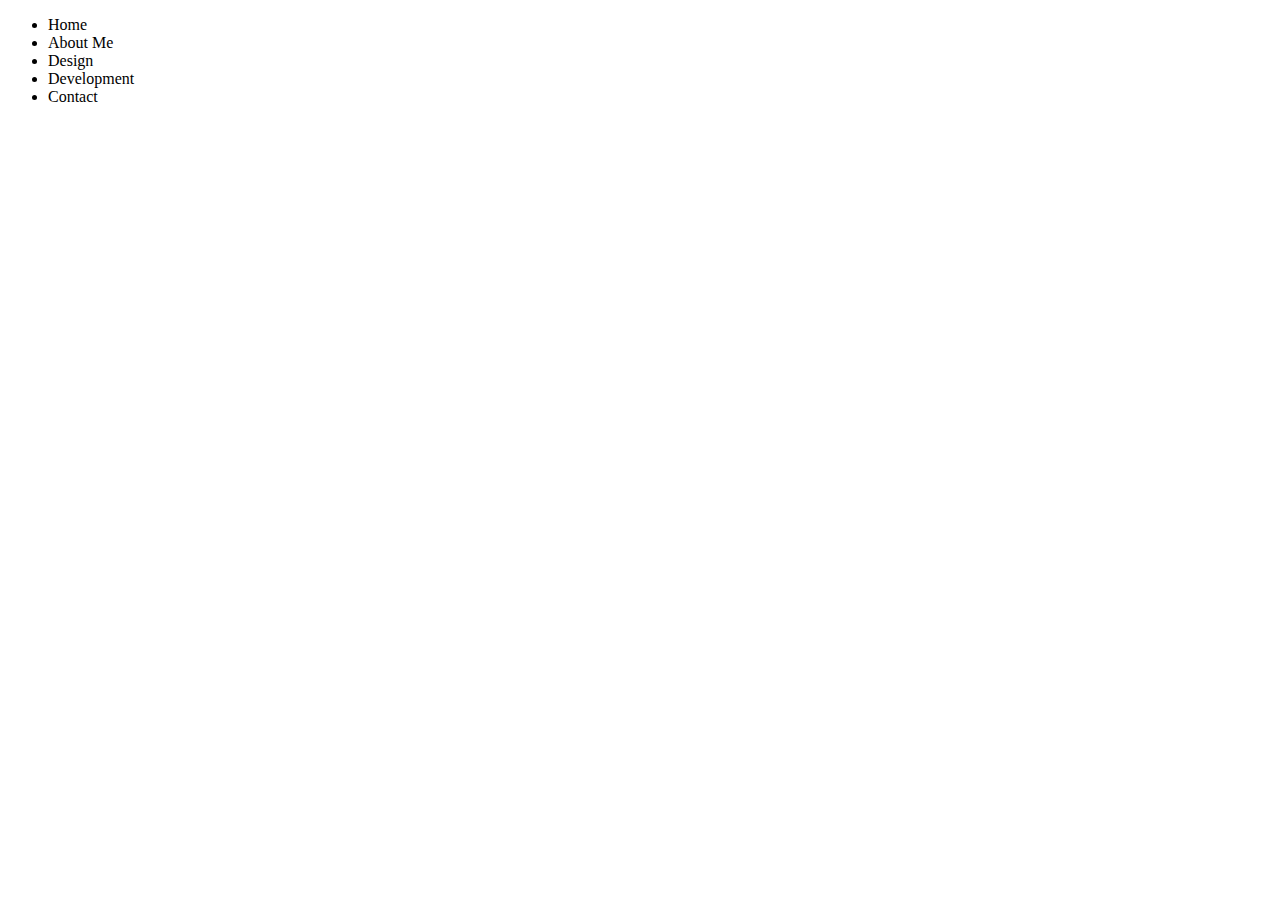
<file: index.html>
<!DOCTYPE html>

<html>
    <head>

    </head>
    <body>
        <nav>
            <ul>
                <li> Home </li>
                <li> About Me </li>
                <li> Design </li>
                <li> Development </li>
                <li> Contact </li>
            </ul>
        </nav>


    <footer>


    
    </footer>
    </body>

</html>
</file>
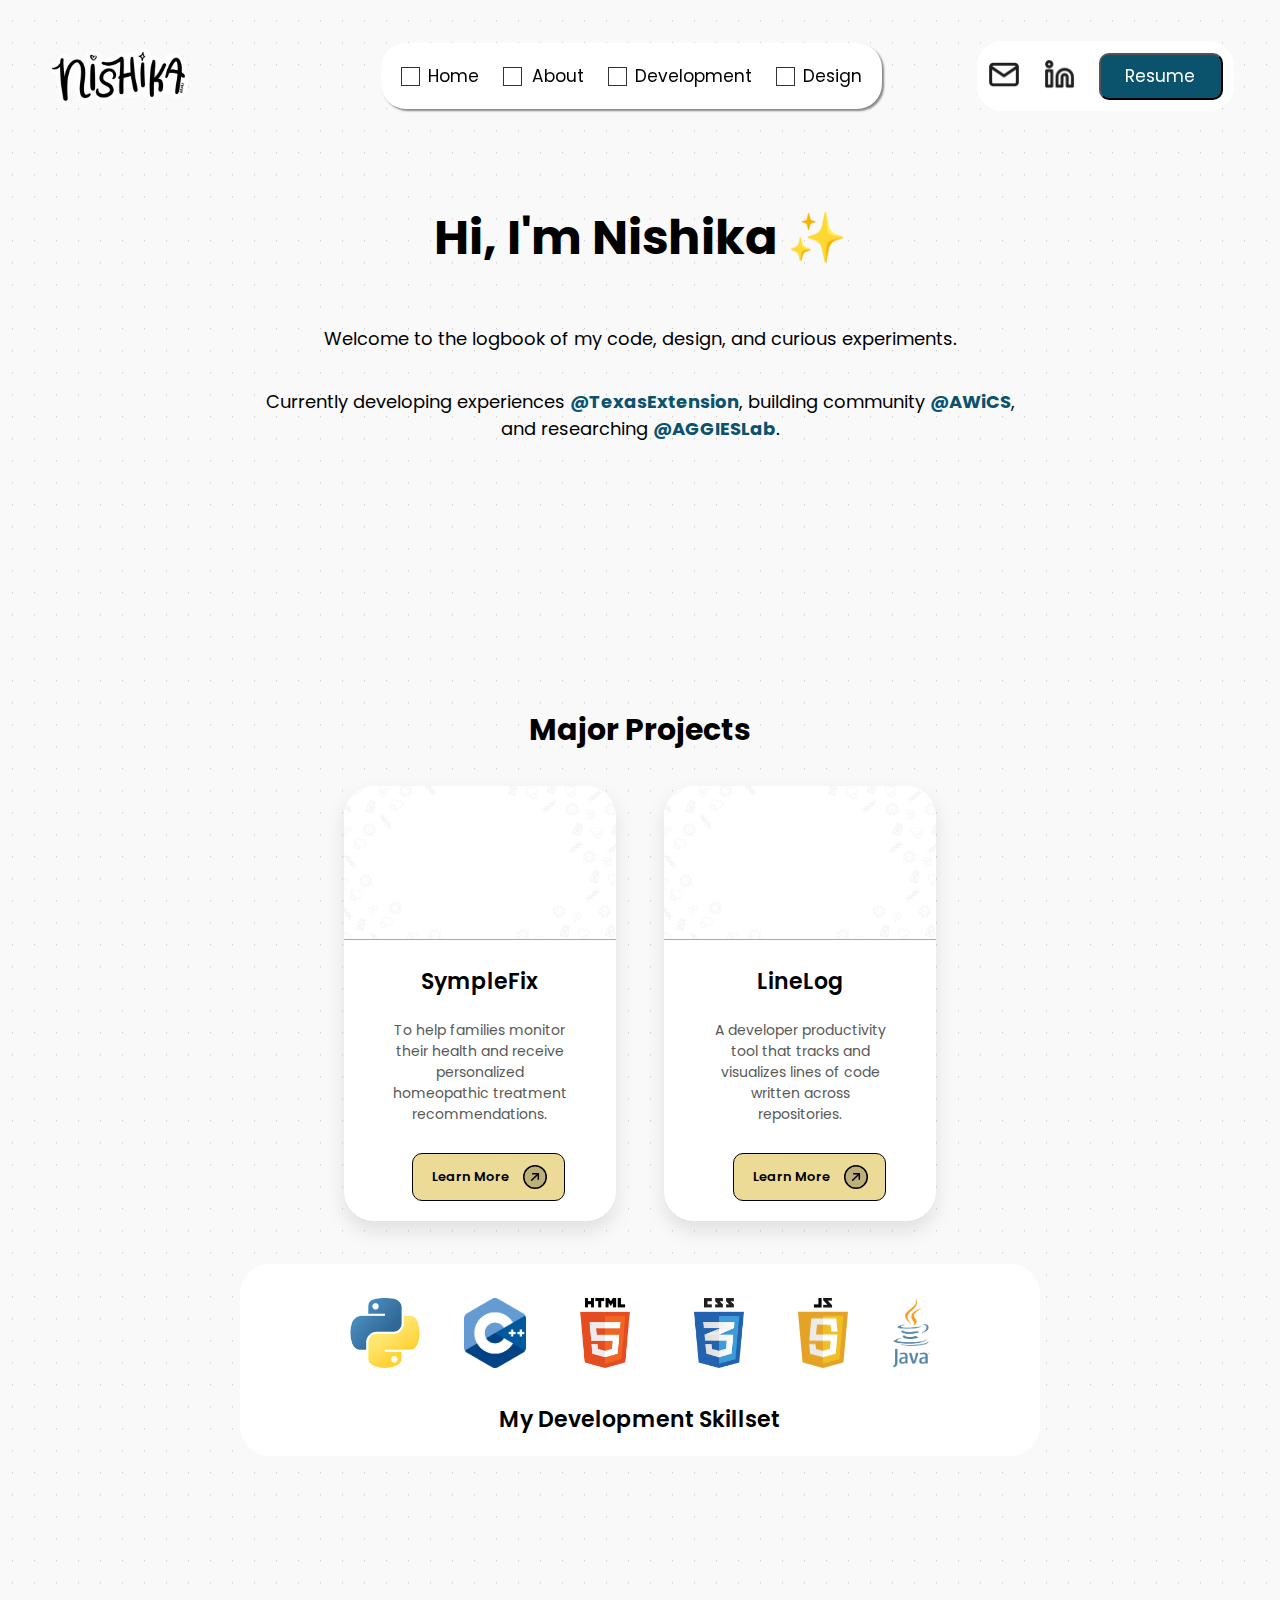
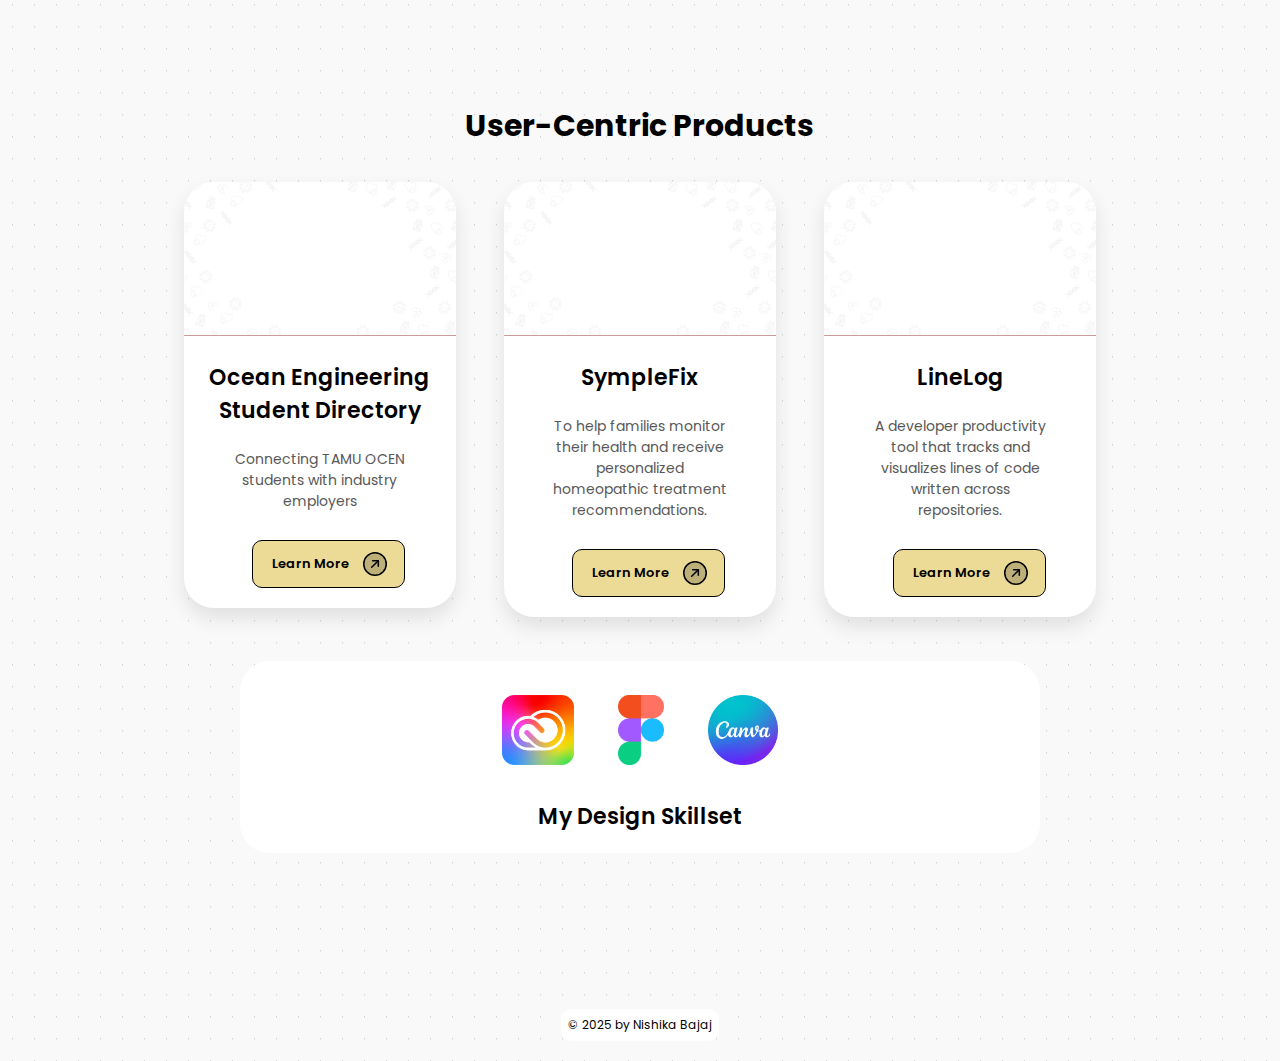
<file: src/index.html>
<!DOCTYPE html>

<html>

<head>
    <meta charset="utf-8" />
    <meta name="viewport" content="width=device-width, initial-scale=1" />

    <link rel="preconnect" href="https://fonts.googleapis.com">
    <link rel="preconnect" href="https://fonts.gstatic.com" crossorigin>
    <link href="https://fonts.googleapis.com/css2?family=Poppins:ital,wght@0,300;0,400;0,500;0,600;0,700;1,300;1,400;1,500;1,600;1,700&display=swap" rel="stylesheet">
    
    <link rel="icon" type="image/png" href="/assets/favicon-96x96.png" sizes="96x96" />
    <link rel="icon" type="image/svg+xml" href="/assets/favicon.svg" />
    <link rel="shortcut icon" href="/assets/favicon.ico" />
    <link rel="apple-touch-icon" sizes="180x180" href="/assets/apple-touch-icon.png" />
    <meta name="apple-mobile-web-app-title" content="Nishika Bajaj" />
    <link rel="manifest" href="/assets/site.webmanifest" />

    <title>Nishika Bajaj</title>
    <link href="./style.css" rel="stylesheet"></link>
    <script src="/src/script.js" defer></script>
</head>

<a id="section1" class="page-section"> </a>

<body>
    <header>
        <nav class="page-header">
            
            <div class="hamburger" id="hamburger">
                <span class="bar"></span>
                <span class="bar"></span>
                <span class="bar"></span>
            </div>

            <!-- Mobile Menu Overlay -->
            <div class="mobile-menu" id="mobileMenu">
                <div class="mobile-menu-header">
                    <button class="close-btn" id="closeBtn">&times;</button>
                </div>
                
                <ul class="mobile-nav" id="mobileNavList">
                    <li data-target="section1">
                        <span class="checkbox">
                            <svg viewbox="0 0 95 95">
                                <g transform="translate(0,-952.36222)">
                                    <path d="m 56,963 c -102,122 6,9 7,9 17,-5 -66,69 -38,52 122,-77 -7,14 18,4 29,-11 45,-43 23,-4" stroke="black" stroke-width="3" fill="none" class="path1" />
                                </g>
                            </svg>
                        </span>
                        <span class="title">Home</span>
                    </li>

                    <li> 
                        <a href="about.html#section2">
                            <span class="checkbox">
                                <svg viewbox="0 0 95 95">
                                    <g transform="translate(0,-952.36222)">
                                        <path d="m 56,963 c -102,122 6,9 7,9 17,-5 -66,69 -38,52 122,-77 -7,14 18,4 29,-11 45,-43 23,-4" stroke="black" stroke-width="3" fill="none" class="path1" />
                                    </g>
                                </svg>
                            </span>
                            <span class="title">About</span> 
                        </a>
                    </li>

                    <li data-target="section3">
                        <span class="checkbox">
                            <svg viewbox="0 0 95 95">
                                <g transform="translate(0,-952.36222)">
                                    <path d="m 56,963 c -102,122 6,9 7,9 17,-5 -66,69 -38,52 122,-77 -7,14 18,4 29,-11 45,-43 23,-4" stroke="black" stroke-width="3" fill="none" class="path1" />
                                </g>
                            </svg>
                        </span>
                        <span class="title">Development</span>
                    </li>

                    <li data-target="section4">
                        <span class="checkbox">
                            <svg viewbox="0 0 95 95">
                                <g transform="translate(0,-952.36222)">
                                    <path d="m 56,963 c -102,122 6,9 7,9 17,-5 -66,69 -38,52 122,-77 -7,14 18,4 29,-11 45,-43 23,-4" stroke="black" stroke-width="3" fill="none" class="path1" />
                                </g>
                            </svg>
                        </span>
                        <span class="title">Design</span>
                    </li>
                </ul>

                <div class="mobile-contact-links">
                    <div class="single-contact"> 
                        <a target="_blank" href="mailto:nishikabajaj7@gmail.com"> <img src="../assets/mail.png"> </a>
                    </div>
                    <div class="single-contact"> 
                        <a target="_blank" href="https://www.linkedin.com/in/nishika-bajaj"> <img src="../assets/Linkedin.png"> </a>
                    </div>
                    <div class="single-contact"> 
                        <a target="_blank" href="https://drive.google.com/file/d/1hseQedPBmS8cB_eLyCkjN7u9Yr8HuXJD/view?usp=sharing"> <button> Resume </button> </a>
                    </div>    
                </div>
            </div>

            <div class="personal-logo">
                <a href="index.html#section1"> <img src="../assets/personal-logo.png"> </a> 
            </div>

            <ul class="top-nav" id="navList">
                <li data-target="section1">
                    <span class="checkbox">
                        <svg viewbox="0 0 95 95">
                            <g transform="translate(0,-952.36222)">
                                <path d="m 56,963 c -102,122 6,9 7,9 17,-5 -66,69 -38,52 122,-77 -7,14 18,4 29,-11 45,-43 23,-4" stroke="black" stroke-width="3" fill="none" class="path1" />
                            </g>
                        </svg>
                    </span>
                    <span class="title">Home</span>
                </li>

                <li> 
                    <a href="about.html#section2">
                    <span class="checkbox">
                        <svg viewbox="0 0 95 95">
                            <g transform="translate(0,-952.36222)">
                                <path d="m 56,963 c -102,122 6,9 7,9 17,-5 -66,69 -38,52 122,-77 -7,14 18,4 29,-11 45,-43 23,-4" stroke="black" stroke-width="3" fill="none" class="path1" />
                            </g>
                        </svg>
                    </span>
                    <span class="title">About</span> 
                    </a>
                </li>

                <li data-target="section3">
                    <span class="checkbox">
                        <svg viewbox="0 0 95 95">
                            <g transform="translate(0,-952.36222)">
                                <path d="m 56,963 c -102,122 6,9 7,9 17,-5 -66,69 -38,52 122,-77 -7,14 18,4 29,-11 45,-43 23,-4" stroke="black" stroke-width="3" fill="none" class="path1" />
                            </g>
                        </svg>
                    </span>
                    <span class="title">Development</span>
                </li>

                <li data-target="section4">
                    <span class="checkbox">
                        <svg viewbox="0 0 95 95">
                            <g transform="translate(0,-952.36222)">
                                <path d="m 56,963 c -102,122 6,9 7,9 17,-5 -66,69 -38,52 122,-77 -7,14 18,4 29,-11 45,-43 23,-4" stroke="black" stroke-width="3" fill="none" class="path1" />
                            </g>
                        </svg>
                    </span>
                    <span class="title">Design</span>
                </li>

                <!-- <li data-target="section2">
                    <span class="checkbox">
                        <svg viewbox="0 0 95 95">
                            <g transform="translate(0,-952.36222)">
                                <path d="m 56,963 c -102,122 6,9 7,9 17,-5 -66,69 -38,52 122,-77 -7,14 18,4 29,-11 45,-43 23,-4" stroke="black" stroke-width="3" fill="none" class="path1" />
                            </g>
                        </svg>
                    </span>
                    <span class="title">Contact</span>
                </li> -->

            </ul>

            <div class="contact-links">
                <div class="single-contact"> 
                    <a target="_blank" href="mailto:nishikabajaj7@gmail.com"> <img src="../assets/mail.png"> </a>
                </div>
                <div class="single-contact"> 
                    <a target="_blank" href="https://www.linkedin.com/in/nishika-bajaj"> <img src="../assets/Linkedin.png"> </a>
                </div>
                <div class="single-contact"> 
                    <a target="_blank" href="https://drive.google.com/file/d/1hseQedPBmS8cB_eLyCkjN7u9Yr8HuXJD/view?usp=sharing"> <button> Resume </button> </a>
                </div>    
            </div>

        </nav>
    </header>

    <div class="hero"> 
        <h1>Hi, I'm Nishika ✨</h1>
        <p>Welcome to the logbook of my code, design, and curious experiments.</p>
        <p>Currently developing experiences <a target="_blank" href="https://agrilifeextension.tamu.edu">@TexasExtension</a>, building community <a target="_blank" href="https://www.awics.org">@AWiCS</a>,
        and researching <a target="_blank" href="https://www.aggieslab.org/index.html">@AGGIESLab</a>.</p>
    </div>
    
    <!-- <div class="plane">
        <img src="../assets/planegif-cropped.gif">
    </div> -->    

    <div class='main-container'>
        
        <div class="project-section"> 
            <div class="linking-div"> 
                <a id="section3" class="page-section"> </a>
            </div>
            <div class="project-section-header">
                <h1>Major Projects</h1>
            </div>
            <div class="card-section"> 

                <div class="card">
                    <div class="card-img">
                        <img src="../assets/symplefixbg.png">
                    </div>
                    
                    <div class="card-text">
                        <p class="h3"> SympleFix </p>
                        <p class="p"> To help families monitor their health and receive personalized homeopathic treatment recommendations. </p>
                        
                        <a href="/src/symple-fix.html" style="text-decoration: none; color:black;">
                        <div class="card-icon-box">
                                <p>Learn More</p>
                                <div class="card__icon">
                                    <svg xmlns="http://www.w3.org/2000/svg" viewBox="0 0 256 256" style="user-select: none; width: 100%; height: 100%; display: inline-block; fill: rgb(224, 223, 220); flex-shrink: 0; cursor: auto;" color="rgb(224, 223, 220)">
                                        <g color="rgb(224, 223, 220)">
                                            <circle cx="128" cy="128" r="96" opacity="0.2"></circle>
                                            <circle cx="128" cy="128" r="96" fill="none" stroke="rgb(224, 223, 220)" stroke-miterlimit="10" stroke-width="13"></circle>
                                            <polyline points="134.1 161.9 168 128 134.1 94.1" fill="none" stroke="rgb(224, 223, 220)" stroke-linecap="round" stroke-linejoin="round" stroke-width="13"></polyline>
                                            <line x1="88" y1="128" x2="168" y2="128" fill="none" stroke="rgb(224, 223, 220)" stroke-linecap="round" stroke-linejoin="round" stroke-width="13"></line>
                                        </g>
                                    </svg>
                                </div>
                            </div>
                        </a>
                    </div>
                </div>
                
                <div class="card">
                    <div class="card-img">
                        <img src="../assets/symplefixbg.png">
                    </div>
                    
                    <div class="card-text">
                        <p class="h3"> LineLog </p>
                        <p class="p"> A developer productivity tool that tracks and visualizes lines of code written across repositories. </p>
                        
                        <a href="/src/wip.html" style="text-decoration: none; color:black;">
                        <div class="card-icon-box">
                            <p> Learn More</p>
                            <div class="card__icon">
                                <svg xmlns="http://www.w3.org/2000/svg" viewBox="0 0 256 256" style="user-select: none; width: 100%; height: 100%; display: inline-block; fill: rgb(224, 223, 220); flex-shrink: 0; cursor: auto;" color="rgb(224, 223, 220)">
                                    <g color="rgb(224, 223, 220)">
                                        <circle cx="128" cy="128" r="96" opacity="0.2"></circle>
                                        <circle cx="128" cy="128" r="96" fill="none" stroke="rgb(224, 223, 220)" stroke-miterlimit="10" stroke-width="13"></circle>
                                        <polyline points="134.1 161.9 168 128 134.1 94.1" fill="none" stroke="rgb(224, 223, 220)" stroke-linecap="round" stroke-linejoin="round" stroke-width="13"></polyline>
                                        <line x1="88" y1="128" x2="168" y2="128" fill="none" stroke="rgb(224, 223, 220)" stroke-linecap="round" stroke-linejoin="round" stroke-width="13"></line>
                                    </g>
                                </svg>
                            </div>
                        </div>
                        </a>
                    </div>
                </div>
                
                <!-- <div class="card">
                    <div class="card-img">
                        <img src="../assets/symplefixbg.png">
                    </div>
                    
                    <div class="card-text">
                        <p class="h3"> SympleFix </p>
                        <p class="p"> To help families monitor their health and receive personalized homeopathic treatment recommendations. </p>
                        
                        <a href="/src/wip.html" style="text-decoration: none; color:black;">
                        <div class="card-icon-box">
                            <p> Learn More</p>
                            <div class="card__icon">
                                <svg xmlns="http://www.w3.org/2000/svg" viewBox="0 0 256 256" style="user-select: none; width: 100%; height: 100%; display: inline-block; fill: rgb(224, 223, 220); flex-shrink: 0; cursor: auto;" color="rgb(224, 223, 220)">
                                    <g color="rgb(224, 223, 220)">
                                        <circle cx="128" cy="128" r="96" opacity="0.2"></circle>
                                        <circle cx="128" cy="128" r="96" fill="none" stroke="rgb(224, 223, 220)" stroke-miterlimit="10" stroke-width="13"></circle>
                                        <polyline points="134.1 161.9 168 128 134.1 94.1" fill="none" stroke="rgb(224, 223, 220)" stroke-linecap="round" stroke-linejoin="round" stroke-width="13"></polyline>
                                        <line x1="88" y1="128" x2="168" y2="128" fill="none" stroke="rgb(224, 223, 220)" stroke-linecap="round" stroke-linejoin="round" stroke-width="13"></line>
                                    </g>
                                </svg>
                            </div>
                        </div>
                        </a>
                    </div>
                </div>    -->

                <div class="skills-card">
                        <div class="skills-card-img">
                            <img src="../assets/python-logo.png">
                            <img src="../assets/cplus-logo.png">
                            <img src="../assets/html-logo.png">
                            <img src="../assets/css-logo.png">
                            <img src="../assets/js-logo.png">
                            <img src="../assets/java-logo.png">
                        </div>
                        
                        <div class="card-text" id="skills-text">
                            <p class="h3"> My Development Skillset </p>
                        </div>
                    </div>
            </div>


        </div>

        <div class="project-section"> 
            <div class="linking-div">
                <a id="section4" class="page-section"> </a>
            </div>
            <div class="project-section-header">
                <h1>User-Centric Products</h1>
            </div>
            <div class="card-section"> 

                <div class="card">
                    <div class="card-img">
                        <img src="../assets/symplefixbg.png">
                    </div>
                    
                    <div class="card-text">
                        <p class="h3"> Ocean Engineering Student Directory </p>
                        <p class="p"> Connecting TAMU OCEN students with industry employers </p>
                        
                        <a href="/src/wip.html" style="text-decoration: none; color:black;">
                        <div class="card-icon-box">
                            <p> Learn More</p>
                            <div class="card__icon">
                                <svg xmlns="http://www.w3.org/2000/svg" viewBox="0 0 256 256" style="user-select: none; width: 100%; height: 100%; display: inline-block; fill: rgb(224, 223, 220); flex-shrink: 0; cursor: auto;" color="rgb(224, 223, 220)">
                                    <g color="rgb(224, 223, 220)">
                                        <circle cx="128" cy="128" r="96" opacity="0.2"></circle>
                                        <circle cx="128" cy="128" r="96" fill="none" stroke="rgb(224, 223, 220)" stroke-miterlimit="10" stroke-width="13"></circle>
                                        <polyline points="134.1 161.9 168 128 134.1 94.1" fill="none" stroke="rgb(224, 223, 220)" stroke-linecap="round" stroke-linejoin="round" stroke-width="13"></polyline>
                                        <line x1="88" y1="128" x2="168" y2="128" fill="none" stroke="rgb(224, 223, 220)" stroke-linecap="round" stroke-linejoin="round" stroke-width="13"></line>
                                    </g>
                                </svg>
                            </div>
                        </div>
                        </a>
                    </div>
                </div>
                
                <div class="card">
                    <div class="card-img">
                        <img src="../assets/symplefixbg.png">
                    </div>
                    
                    <div class="card-text">
                        <p class="h3"> SympleFix </p>
                        <p class="p"> To help families monitor their health and receive personalized homeopathic treatment recommendations. </p>
                        
                        <a href="/src/wip.html" style="text-decoration: none; color:black;">
                        <div class="card-icon-box">
                            <p> Learn More</p>
                            <div class="card__icon">
                                <svg xmlns="http://www.w3.org/2000/svg" viewBox="0 0 256 256" style="user-select: none; width: 100%; height: 100%; display: inline-block; fill: rgb(224, 223, 220); flex-shrink: 0; cursor: auto;" color="rgb(224, 223, 220)">
                                    <g color="rgb(224, 223, 220)">
                                        <circle cx="128" cy="128" r="96" opacity="0.2"></circle>
                                        <circle cx="128" cy="128" r="96" fill="none" stroke="rgb(224, 223, 220)" stroke-miterlimit="10" stroke-width="13"></circle>
                                        <polyline points="134.1 161.9 168 128 134.1 94.1" fill="none" stroke="rgb(224, 223, 220)" stroke-linecap="round" stroke-linejoin="round" stroke-width="13"></polyline>
                                        <line x1="88" y1="128" x2="168" y2="128" fill="none" stroke="rgb(224, 223, 220)" stroke-linecap="round" stroke-linejoin="round" stroke-width="13"></line>
                                    </g>
                                </svg>
                            </div>
                        </div>
                        </a>
                    </div>
                </div>
                
                <div class="card">
                    <div class="card-img">
                        <img src="../assets/symplefixbg.png">
                    </div>
                    
                    <div class="card-text">
                        <p class="h3"> LineLog </p>
                        <p class="p"> A developer productivity tool that tracks and visualizes lines of code written across repositories. </p>
                        
                        <a href="/src/wip.html" style="text-decoration: none; color:black;">
                        <div class="card-icon-box">
                            <p> Learn More</p>
                            <div class="card__icon">
                                <svg xmlns="http://www.w3.org/2000/svg" viewBox="0 0 256 256" style="user-select: none; width: 100%; height: 100%; display: inline-block; fill: rgb(224, 223, 220); flex-shrink: 0; cursor: auto;" color="rgb(224, 223, 220)">
                                    <g color="rgb(224, 223, 220)">
                                        <circle cx="128" cy="128" r="96" opacity="0.2"></circle>
                                        <circle cx="128" cy="128" r="96" fill="none" stroke="rgb(224, 223, 220)" stroke-miterlimit="10" stroke-width="13"></circle>
                                        <polyline points="134.1 161.9 168 128 134.1 94.1" fill="none" stroke="rgb(224, 223, 220)" stroke-linecap="round" stroke-linejoin="round" stroke-width="13"></polyline>
                                        <line x1="88" y1="128" x2="168" y2="128" fill="none" stroke="rgb(224, 223, 220)" stroke-linecap="round" stroke-linejoin="round" stroke-width="13"></line>
                                    </g>
                                </svg>
                            </div>
                        </div>
                        </a>
                    </div>
                </div>    

                <div class="skills-card">
                    <div class="skills-card-img">
                        <img src="../assets/cc-logo.png">
                        <img src="../assets/figma-logo.png">
                        <img src="../assets/canva-logo.png">
                    </div>
                    
                    <div class="card-text" id="skills-text">
                        <p class="h3"> My Design Skillset </p>
                    </div>
                </div>
            </div>
        </div>


    </div>
        
    </main>
    
    <footer>
        <div class="footer"> 
            <p> © 2025 by Nishika Bajaj</p>
        </div>

    </footer>
    
</body>
    
</html>
</file>
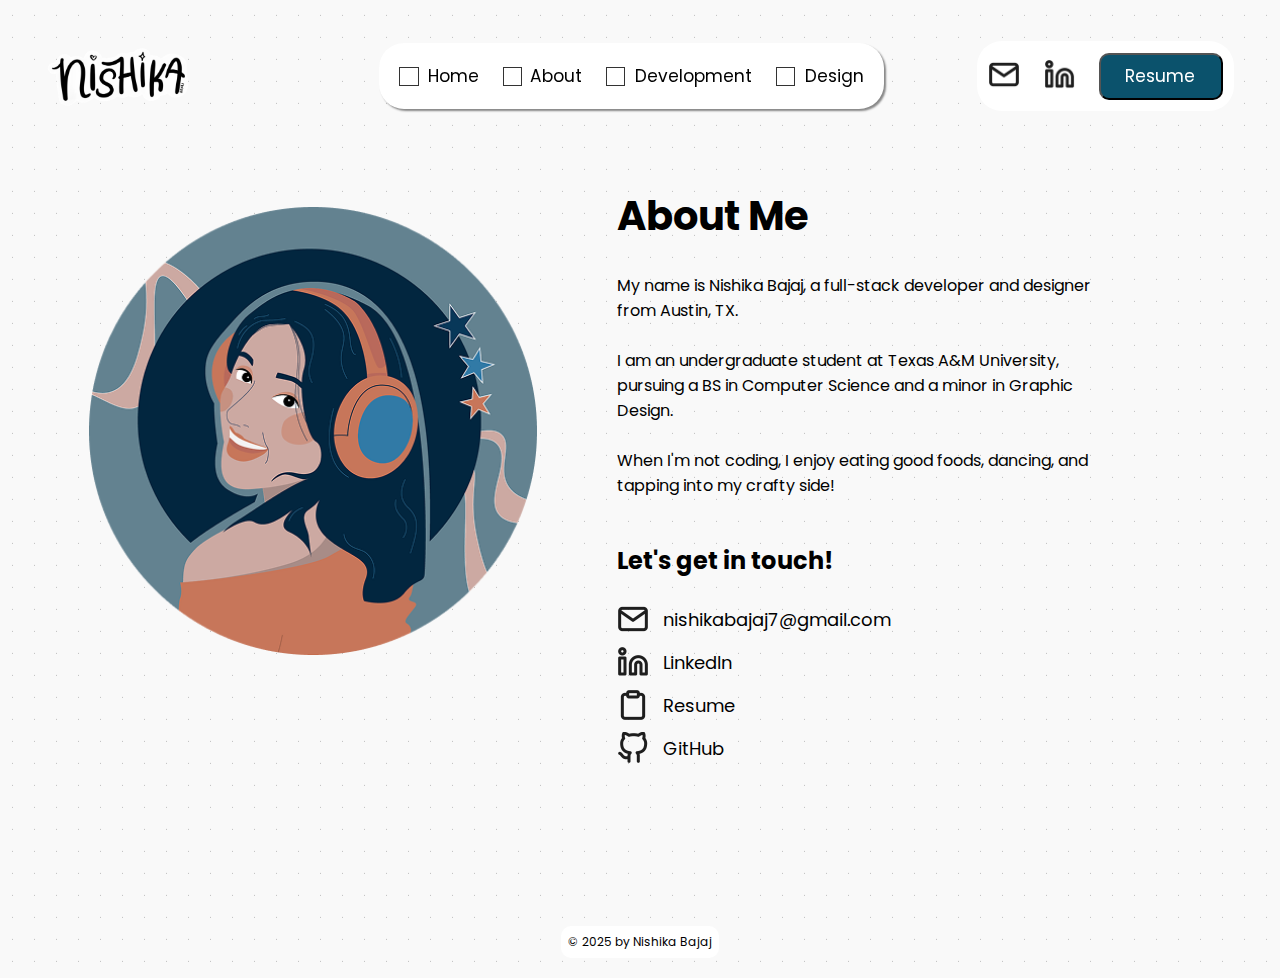
<file: about.html>
<!DOCTYPE html>

<html>

<head>
    <meta charset="utf-8" />
    <meta name="viewport" content="width=device-width, initial-scale=1" />
    
    <link rel="preconnect" href="https://fonts.googleapis.com">
    <link rel="preconnect" href="https://fonts.gstatic.com" crossorigin>
    <link href="https://fonts.googleapis.com/css2?family=Poppins:ital,wght@0,300;0,400;0,500;0,600;0,700;1,300;1,400;1,500;1,600;1,700&display=swap" rel="stylesheet">
    
    <link rel="icon" type="image/png" href="/assets/favicon-96x96.png" sizes="96x96" />
    <link rel="icon" type="image/svg+xml" href="/assets/favicon.svg" />
    <link rel="shortcut icon" href="/assets/favicon.ico" />
    <link rel="apple-touch-icon" sizes="180x180" href="/assets/apple-touch-icon.png" />
    <meta name="apple-mobile-web-app-title" content="Nishika Bajaj" />
    <link rel="manifest" href="/assets/site.webmanifest" />

    
    <title>Nishika Bajaj | About</title>
    <link href="style.css" rel="stylesheet"></link>
    <script src="script.js" defer></script>
</head>

<body>
    <a id="section2" class="page-section"> </a>
    <header>
        <nav class="page-header"> 
            <div class="hamburger" id="hamburger">
                <span class="bar"></span>
                <span class="bar"></span>
                <span class="bar"></span>
            </div>

            <!-- Mobile Menu Overlay -->
            <div class="mobile-menu" id="mobileMenu">
                <div class="mobile-menu-header">
                    <button class="close-btn" id="closeBtn">&times;</button>
                </div>
                
                <ul class="mobile-nav" id="mobileNavList">
                    <li>
                    <a href="index.html#section1">
                    <span class="checkbox">
                        <svg viewbox="0 0 95 95">
                            <g transform="translate(0,-952.36222)">
                                <path d="m 56,963 c -102,122 6,9 7,9 17,-5 -66,69 -38,52 122,-77 -7,14 18,4 29,-11 45,-43 23,-4" stroke="black" stroke-width="3" fill="none" class="path1" />
                            </g>
                        </svg>
                    </span>
                    <span class="title">Home</span>
                    </a>
                </li>

                <li data-target="section2">
                    <span class="checkbox">
                        <svg viewbox="0 0 95 95">
                            <g transform="translate(0,-952.36222)">
                                <path d="m 56,963 c -102,122 6,9 7,9 17,-5 -66,69 -38,52 122,-77 -7,14 18,4 29,-11 45,-43 23,-4" stroke="black" stroke-width="3" fill="none" class="path1" />
                            </g>
                        </svg>
                    </span>
                    <span class="title">About</span>
                </li>

                <li>
                <a href="index.html#section3">
                    <span class="checkbox">
                        <svg viewbox="0 0 95 95">
                            <g transform="translate(0,-952.36222)">
                                <path d="m 56,963 c -102,122 6,9 7,9 17,-5 -66,69 -38,52 122,-77 -7,14 18,4 29,-11 45,-43 23,-4" stroke="black" stroke-width="3" fill="none" class="path1" />
                            </g>
                        </svg>
                    </span>
                    <span class="title">Development</span>
                </a>
                </li>


                <li>
                    <a href="index.html#section4">
                        <span class="checkbox">
                            <svg viewbox="0 0 95 95">
                                <g transform="translate(0,-952.36222)">
                                    <path d="m 56,963 c -102,122 6,9 7,9 17,-5 -66,69 -38,52 122,-77 -7,14 18,4 29,-11 45,-43 23,-4" stroke="black" stroke-width="3" fill="none" class="path1" />
                                </g>
                            </svg>
                        </span>
                        <span class="title">Design</span>
                    </a>
                </li>
                </ul>

                <div class="mobile-contact-links">
                    <div class="single-contact"> 
                        <a target="_blank" href="mailto:nishikabajaj7@gmail.com"> <img src="./assets/mail.png"> </a>
                    </div>
                    <div class="single-contact"> 
                        <a target="_blank" href="https://www.linkedin.com/in/nishika-bajaj"> <img src="./assets/Linkedin.png"> </a>
                    </div>
                    <div class="single-contact"> 
                        <a target="_blank" href="https://drive.google.com/file/d/1hseQedPBmS8cB_eLyCkjN7u9Yr8HuXJD/view?usp=sharing"> <button> Resume </button> </a>
                    </div>    
                </div>
            </div>

            <div class="personal-logo">
                <a href="index.html#section1"> <img src="./assets/personal-logo.png"> </a> 
            </div>

            <ul class="top-nav" id="navList">
                <li>
                    <a href="index.html#section1">
                    <span class="checkbox">
                        <svg viewbox="0 0 95 95">
                            <g transform="translate(0,-952.36222)">
                                <path d="m 56,963 c -102,122 6,9 7,9 17,-5 -66,69 -38,52 122,-77 -7,14 18,4 29,-11 45,-43 23,-4" stroke="black" stroke-width="3" fill="none" class="path1" />
                            </g>
                        </svg>
                    </span>
                    <span class="title">Home</span>
                    </a>
                </li>

                <li data-target="section2">
                    <span class="checkbox">
                        <svg viewbox="0 0 95 95">
                            <g transform="translate(0,-952.36222)">
                                <path d="m 56,963 c -102,122 6,9 7,9 17,-5 -66,69 -38,52 122,-77 -7,14 18,4 29,-11 45,-43 23,-4" stroke="black" stroke-width="3" fill="none" class="path1" />
                            </g>
                        </svg>
                    </span>
                    <span class="title">About</span>
                </li>

                <li>
                <a href="index.html#section3">
                    <span class="checkbox">
                        <svg viewbox="0 0 95 95">
                            <g transform="translate(0,-952.36222)">
                                <path d="m 56,963 c -102,122 6,9 7,9 17,-5 -66,69 -38,52 122,-77 -7,14 18,4 29,-11 45,-43 23,-4" stroke="black" stroke-width="3" fill="none" class="path1" />
                            </g>
                        </svg>
                    </span>
                    <span class="title">Development</span>
                </a>
                </li>


                <li>
                    <a href="index.html#section4">
                        <span class="checkbox">
                            <svg viewbox="0 0 95 95">
                                <g transform="translate(0,-952.36222)">
                                    <path d="m 56,963 c -102,122 6,9 7,9 17,-5 -66,69 -38,52 122,-77 -7,14 18,4 29,-11 45,-43 23,-4" stroke="black" stroke-width="3" fill="none" class="path1" />
                                </g>
                            </svg>
                        </span>
                        <span class="title">Design</span>
                    </a>
                </li>

                <!-- <li data-target="section2">
                    <span class="checkbox">
                        <svg viewbox="0 0 95 95">
                            <g transform="translate(0,-952.36222)">
                                <path d="m 56,963 c -102,122 6,9 7,9 17,-5 -66,69 -38,52 122,-77 -7,14 18,4 29,-11 45,-43 23,-4" stroke="black" stroke-width="3" fill="none" class="path1" />
                            </g>
                        </svg>
                    </span>
                    <span class="title">Contact</span>
                </li> -->

            </ul>

            <div class="contact-links">
                <div class="single-contact"> 
                    <a target="_blank" href="mailto:nishikabajaj7@gmail.com"> <img src="./assets/mail.png"> </a>
                </div>
                <div class="single-contact"> 
                    <a target="_blank" href="https://www.linkedin.com/in/nishika-bajaj"> <img src="./assets/Linkedin.png"> </a>
                </div>
                <div class="single-contact"> 
                    <a target="_blank" href="https://drive.google.com/file/d/1hseQedPBmS8cB_eLyCkjN7u9Yr8HuXJD/view?usp=sharing"> <button> Resume </button> </a>
                </div>
            
            </div> 
            
        </nav>
    </header>


    <div class="about-me">
            <div class="headshot"> 
                <img id="headshot" src="./assets/headshot-2.png">
            </div>
            <div class="about-info">
                <h1>About Me</h1>
                <p>My name is Nishika Bajaj, a full-stack developer and designer from Austin, TX.<br><br> 
                    I am an undergraduate student at Texas A&M University, pursuing a BS in Computer Science and a minor in Graphic Design. <br> <br>
                    When I'm not coding, I enjoy eating good foods, dancing, and tapping into my crafty side!<br><br></p>
                <h2> Let's get in touch! </h2>
                <div class="single-contact">

                    <img id="email-icon" src="./assets/mail.png">
                    <a target="_blank" href="mailto:nishikabajaj7@gmail.com"> nishikabajaj7@gmail.com </a>
                </div>
                <div class="single-contact">
                    <img id="linkedin" src="./assets/Linkedin.png">
                    <a target="_blank" href="https://www.linkedin.com/in/nishika-bajaj"> LinkedIn </a>
                </div>
                <div class="single-contact">
                    <img id="resume" src="./assets/Clipboard.png">
                    <a target="_blank" href="https://drive.google.com/file/d/1hseQedPBmS8cB_eLyCkjN7u9Yr8HuXJD/view?usp=sharing"> Resume </a>
                </div>
                
                <div class="single-contact">
                    <img id="github" src="./assets/github.png">
                    <a target="_blank" href="https://github.com/nishikabajaj"> GitHub </a>
                </div>

            </div>
        </div>

    <footer>
        <div class="footer"> 
            <p> © 2025 by Nishika Bajaj</p>
        </div>

    </footer>

</body>

</html>
</file>
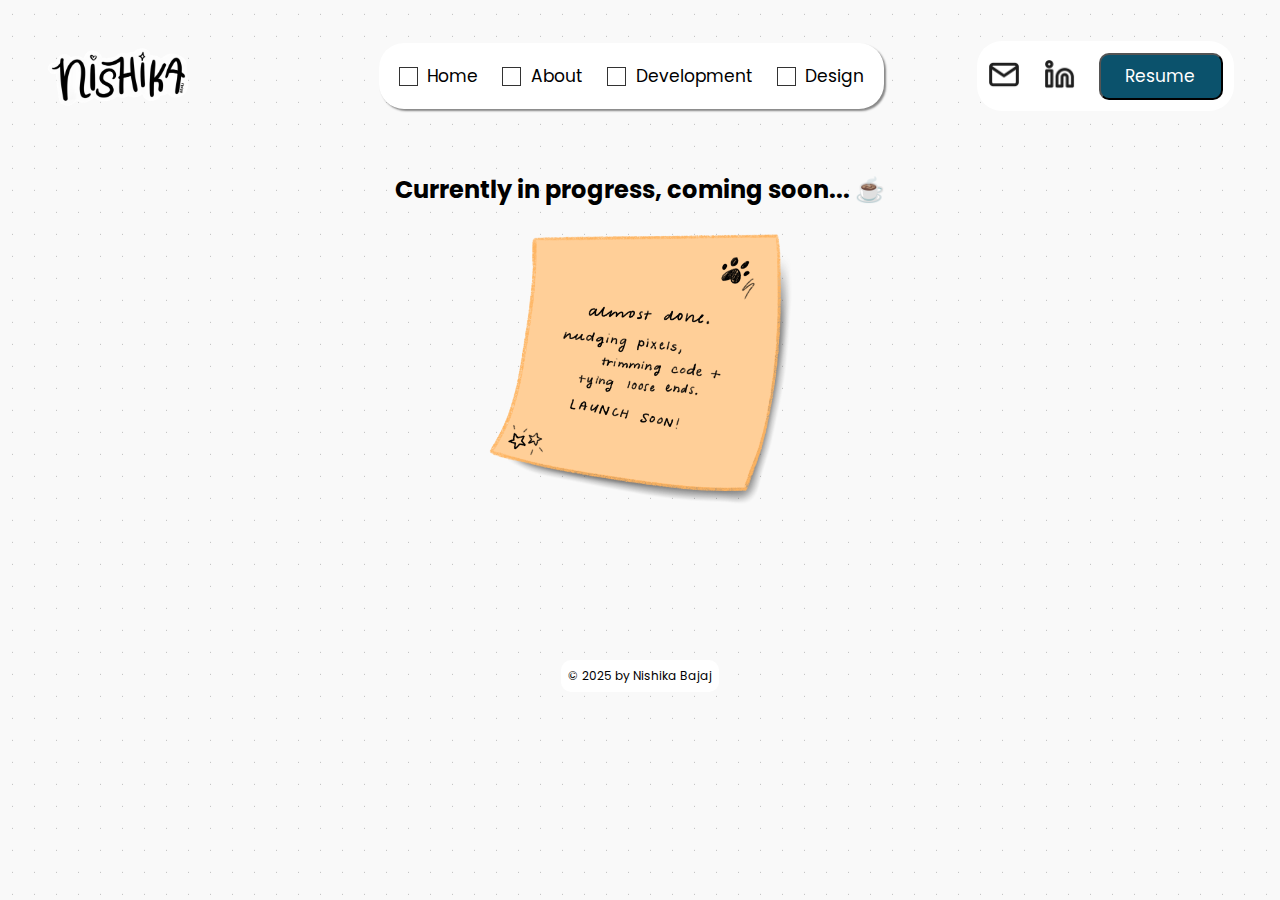
<file: wip.html>
<!DOCTYPE html>

<html>

<head>
    <meta charset="utf-8" />
    <meta name="viewport" content="width=device-width, initial-scale=1" />
    
    <link rel="preconnect" href="https://fonts.googleapis.com">
    <link rel="preconnect" href="https://fonts.gstatic.com" crossorigin>
    <link href="https://fonts.googleapis.com/css2?family=Poppins:ital,wght@0,300;0,400;0,500;0,600;0,700;1,300;1,400;1,500;1,600;1,700&display=swap" rel="stylesheet">
    
    <link rel="icon" type="image/png" href="/assets/favicon-96x96.png" sizes="96x96" />
    <link rel="icon" type="image/svg+xml" href="/assets/favicon.svg" />
    <link rel="shortcut icon" href="/assets/favicon.ico" />
    <link rel="apple-touch-icon" sizes="180x180" href="/assets/apple-touch-icon.png" />
    <meta name="apple-mobile-web-app-title" content="Nishika Bajaj" />
    <link rel="manifest" href="/assets/site.webmanifest" />
    
    <title>Nishika Bajaj</title>
    <link href="./style.css" rel="stylesheet"></link>
    <script src="/src/script.js" defer></script>
</head>

<body>
    <a id="section2" class="page-section"> </a>
    <header>
        <nav class="page-header"> 
            <div class="hamburger" id="hamburger">
                <span class="bar"></span>
                <span class="bar"></span>
                <span class="bar"></span>
            </div>

            <!-- Mobile Menu Overlay -->
            <div class="mobile-menu" id="mobileMenu">
                <div class="mobile-menu-header">
                    <button class="close-btn" id="closeBtn">&times;</button>
                </div>
                
                <ul class="mobile-nav" id="mobileNavList">
                    <li>
                    <a href="index.html#section1">
                    <span class="checkbox">
                        <svg viewbox="0 0 95 95">
                            <g transform="translate(0,-952.36222)">
                                <path d="m 56,963 c -102,122 6,9 7,9 17,-5 -66,69 -38,52 122,-77 -7,14 18,4 29,-11 45,-43 23,-4" stroke="black" stroke-width="3" fill="none" class="path1" />
                            </g>
                        </svg>
                    </span>
                    <span class="title">Home</span>
                    </a>
                </li>

                <li data-target="section2">
                    <span class="checkbox">
                        <svg viewbox="0 0 95 95">
                            <g transform="translate(0,-952.36222)">
                                <path d="m 56,963 c -102,122 6,9 7,9 17,-5 -66,69 -38,52 122,-77 -7,14 18,4 29,-11 45,-43 23,-4" stroke="black" stroke-width="3" fill="none" class="path1" />
                            </g>
                        </svg>
                    </span>
                    <span class="title">About</span>
                </li>

                <li>
                <a href="index.html#section3">
                    <span class="checkbox">
                        <svg viewbox="0 0 95 95">
                            <g transform="translate(0,-952.36222)">
                                <path d="m 56,963 c -102,122 6,9 7,9 17,-5 -66,69 -38,52 122,-77 -7,14 18,4 29,-11 45,-43 23,-4" stroke="black" stroke-width="3" fill="none" class="path1" />
                            </g>
                        </svg>
                    </span>
                    <span class="title">Development</span>
                </a>
                </li>


                <li>
                    <a href="index.html#section4">
                        <span class="checkbox">
                            <svg viewbox="0 0 95 95">
                                <g transform="translate(0,-952.36222)">
                                    <path d="m 56,963 c -102,122 6,9 7,9 17,-5 -66,69 -38,52 122,-77 -7,14 18,4 29,-11 45,-43 23,-4" stroke="black" stroke-width="3" fill="none" class="path1" />
                                </g>
                            </svg>
                        </span>
                        <span class="title">Design</span>
                    </a>
                </li>
                </ul>

                <div class="mobile-contact-links">
                    <div class="single-contact"> 
                        <a target="_blank" href="mailto:nishikabajaj7@gmail.com"> <img src="../assets/mail.png"> </a>
                    </div>
                    <div class="single-contact"> 
                        <a target="_blank" href="https://www.linkedin.com/in/nishika-bajaj"> <img src="../assets/Linkedin.png"> </a>
                    </div>
                    <div class="single-contact"> 
                        <a target="_blank" href="https://drive.google.com/file/d/1hseQedPBmS8cB_eLyCkjN7u9Yr8HuXJD/view?usp=sharing"> <button> Resume </button> </a>
                    </div>    
                </div>
            </div>

            <div class="personal-logo">
                <a href="index.html#section1"> <img src="../assets/personal-logo.png"> </a> 
            </div>

            <ul class="top-nav" id="navList">
                <li>
                    <a href="index.html#section1">
                    <span class="checkbox">
                        <svg viewbox="0 0 95 95">
                            <g transform="translate(0,-952.36222)">
                                <path d="m 56,963 c -102,122 6,9 7,9 17,-5 -66,69 -38,52 122,-77 -7,14 18,4 29,-11 45,-43 23,-4" stroke="black" stroke-width="3" fill="none" class="path1" />
                            </g>
                        </svg>
                    </span>
                    <span class="title">Home</span>
                    </a>
                </li>

                <li> 
                    <a href="about.html#section2">
                    <span class="checkbox">
                        <svg viewbox="0 0 95 95">
                            <g transform="translate(0,-952.36222)">
                                <path d="m 56,963 c -102,122 6,9 7,9 17,-5 -66,69 -38,52 122,-77 -7,14 18,4 29,-11 45,-43 23,-4" stroke="black" stroke-width="3" fill="none" class="path1" />
                            </g>
                        </svg>
                    </span>
                    <span class="title">About</span> 
                    </a>
                </li>

                <li>
                <a href="index.html#section3">
                    <span class="checkbox">
                        <svg viewbox="0 0 95 95">
                            <g transform="translate(0,-952.36222)">
                                <path d="m 56,963 c -102,122 6,9 7,9 17,-5 -66,69 -38,52 122,-77 -7,14 18,4 29,-11 45,-43 23,-4" stroke="black" stroke-width="3" fill="none" class="path1" />
                            </g>
                        </svg>
                    </span>
                    <span class="title">Development</span>
                </a>
                </li>


                <li>
                    <a href="index.html#section4">
                        <span class="checkbox">
                            <svg viewbox="0 0 95 95">
                                <g transform="translate(0,-952.36222)">
                                    <path d="m 56,963 c -102,122 6,9 7,9 17,-5 -66,69 -38,52 122,-77 -7,14 18,4 29,-11 45,-43 23,-4" stroke="black" stroke-width="3" fill="none" class="path1" />
                                </g>
                            </svg>
                        </span>
                        <span class="title">Design</span>
                    </a>
                </li>

                <!-- <li data-target="section2">
                    <span class="checkbox">
                        <svg viewbox="0 0 95 95">
                            <g transform="translate(0,-952.36222)">
                                <path d="m 56,963 c -102,122 6,9 7,9 17,-5 -66,69 -38,52 122,-77 -7,14 18,4 29,-11 45,-43 23,-4" stroke="black" stroke-width="3" fill="none" class="path1" />
                            </g>
                        </svg>
                    </span>
                    <span class="title">Contact</span>
                </li> -->

            </ul>

            <div class="contact-links">
                <div class="single-contact"> 
                    <a target="_blank" href="mailto:nishikabajaj7@gmail.com"> <img src="../assets/mail.png"> </a>
                </div>
                <div class="single-contact"> 
                    <a target="_blank" href="https://www.linkedin.com/in/nishika-bajaj"> <img src="../assets/Linkedin.png"> </a>
                </div>
                <div class="single-contact"> 
                    <a target="_blank" href="https://drive.google.com/file/d/1hseQedPBmS8cB_eLyCkjN7u9Yr8HuXJD/view?usp=sharing"> <button> Resume </button> </a>
                </div>
            
            </div> 
            
        </nav>
    </header>


    <div class="wip-info">
        <h2>Currently in progress, coming soon... ☕</h2>
        <img src="../assets/post-it.png" width="25%">
    </div>

    <footer>
        <div class="footer"> 
            <p> © 2025 by Nishika Bajaj</p>
        </div>

    </footer>

</body>

</html>
</file>
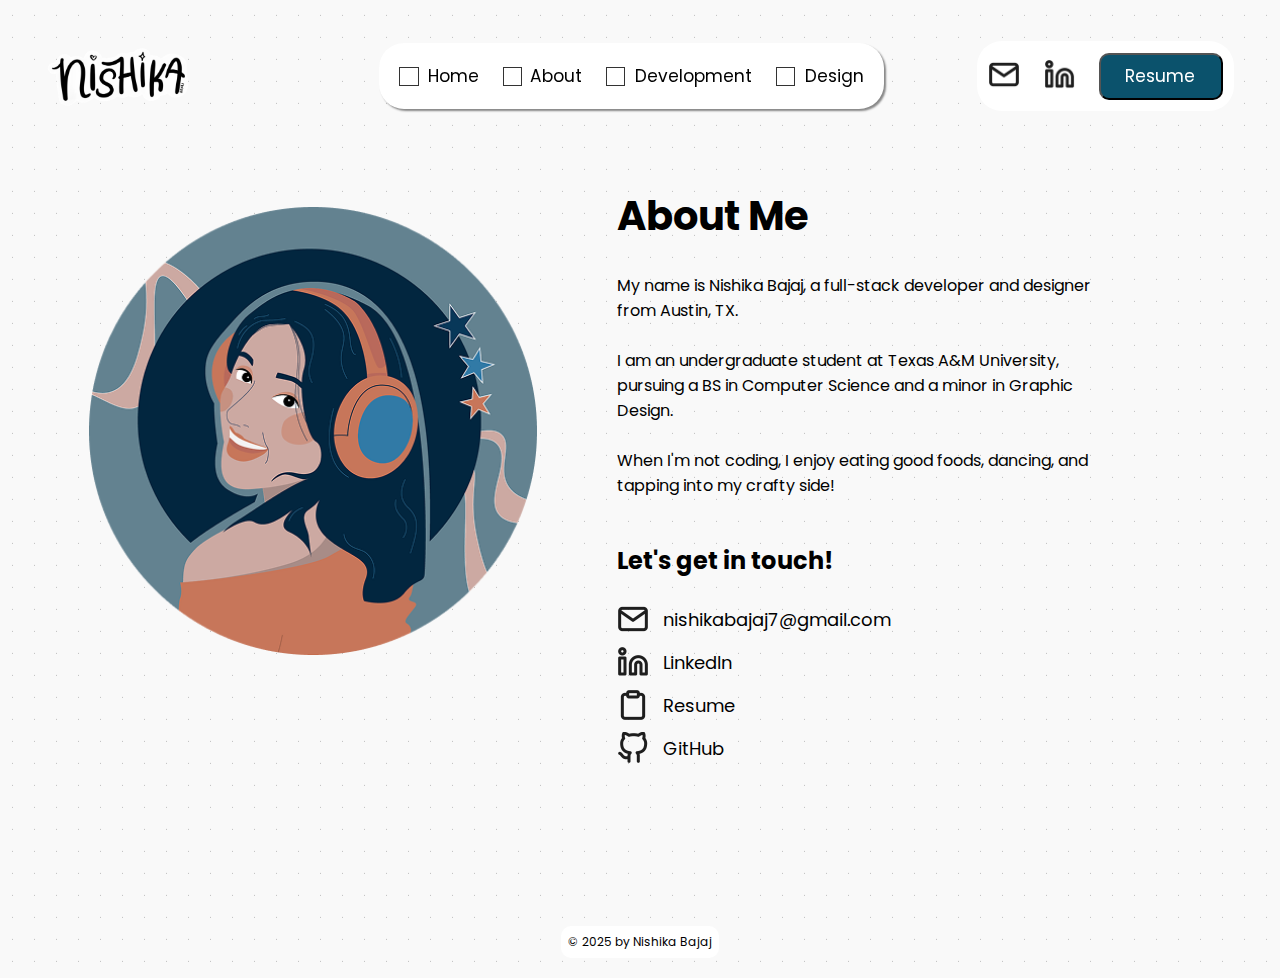
<file: src/about.html>
<!DOCTYPE html>

<html>

<head>
    <meta charset="utf-8" />
    <meta name="viewport" content="width=device-width, initial-scale=1" />
    
    <link rel="preconnect" href="https://fonts.googleapis.com">
    <link rel="preconnect" href="https://fonts.gstatic.com" crossorigin>
    <link href="https://fonts.googleapis.com/css2?family=Poppins:ital,wght@0,300;0,400;0,500;0,600;0,700;1,300;1,400;1,500;1,600;1,700&display=swap" rel="stylesheet">
    
    <link rel="icon" type="image/png" href="/assets/favicon-96x96.png" sizes="96x96" />
    <link rel="icon" type="image/svg+xml" href="/assets/favicon.svg" />
    <link rel="shortcut icon" href="/assets/favicon.ico" />
    <link rel="apple-touch-icon" sizes="180x180" href="/assets/apple-touch-icon.png" />
    <meta name="apple-mobile-web-app-title" content="Nishika Bajaj" />
    <link rel="manifest" href="/assets/site.webmanifest" />

    
    <title>Nishika Bajaj | About</title>
    <link href="./style.css" rel="stylesheet"></link>
    <script src="/src/script.js" defer></script>
</head>

<body>
    <a id="section2" class="page-section"> </a>
    <header>
        <nav class="page-header"> 
            <div class="hamburger" id="hamburger">
                <span class="bar"></span>
                <span class="bar"></span>
                <span class="bar"></span>
            </div>

            <!-- Mobile Menu Overlay -->
            <div class="mobile-menu" id="mobileMenu">
                <div class="mobile-menu-header">
                    <button class="close-btn" id="closeBtn">&times;</button>
                </div>
                
                <ul class="mobile-nav" id="mobileNavList">
                    <li>
                    <a href="index.html#section1">
                    <span class="checkbox">
                        <svg viewbox="0 0 95 95">
                            <g transform="translate(0,-952.36222)">
                                <path d="m 56,963 c -102,122 6,9 7,9 17,-5 -66,69 -38,52 122,-77 -7,14 18,4 29,-11 45,-43 23,-4" stroke="black" stroke-width="3" fill="none" class="path1" />
                            </g>
                        </svg>
                    </span>
                    <span class="title">Home</span>
                    </a>
                </li>

                <li data-target="section2">
                    <span class="checkbox">
                        <svg viewbox="0 0 95 95">
                            <g transform="translate(0,-952.36222)">
                                <path d="m 56,963 c -102,122 6,9 7,9 17,-5 -66,69 -38,52 122,-77 -7,14 18,4 29,-11 45,-43 23,-4" stroke="black" stroke-width="3" fill="none" class="path1" />
                            </g>
                        </svg>
                    </span>
                    <span class="title">About</span>
                </li>

                <li>
                <a href="index.html#section3">
                    <span class="checkbox">
                        <svg viewbox="0 0 95 95">
                            <g transform="translate(0,-952.36222)">
                                <path d="m 56,963 c -102,122 6,9 7,9 17,-5 -66,69 -38,52 122,-77 -7,14 18,4 29,-11 45,-43 23,-4" stroke="black" stroke-width="3" fill="none" class="path1" />
                            </g>
                        </svg>
                    </span>
                    <span class="title">Development</span>
                </a>
                </li>


                <li>
                    <a href="index.html#section4">
                        <span class="checkbox">
                            <svg viewbox="0 0 95 95">
                                <g transform="translate(0,-952.36222)">
                                    <path d="m 56,963 c -102,122 6,9 7,9 17,-5 -66,69 -38,52 122,-77 -7,14 18,4 29,-11 45,-43 23,-4" stroke="black" stroke-width="3" fill="none" class="path1" />
                                </g>
                            </svg>
                        </span>
                        <span class="title">Design</span>
                    </a>
                </li>
                </ul>

                <div class="mobile-contact-links">
                    <div class="single-contact"> 
                        <a target="_blank" href="mailto:nishikabajaj7@gmail.com"> <img src="../assets/mail.png"> </a>
                    </div>
                    <div class="single-contact"> 
                        <a target="_blank" href="https://www.linkedin.com/in/nishika-bajaj"> <img src="../assets/Linkedin.png"> </a>
                    </div>
                    <div class="single-contact"> 
                        <a target="_blank" href="https://drive.google.com/file/d/1hseQedPBmS8cB_eLyCkjN7u9Yr8HuXJD/view?usp=sharing"> <button> Resume </button> </a>
                    </div>    
                </div>
            </div>

            <div class="personal-logo">
                <a href="index.html#section1"> <img src="../assets/personal-logo.png"> </a> 
            </div>

            <ul class="top-nav" id="navList">
                <li>
                    <a href="index.html#section1">
                    <span class="checkbox">
                        <svg viewbox="0 0 95 95">
                            <g transform="translate(0,-952.36222)">
                                <path d="m 56,963 c -102,122 6,9 7,9 17,-5 -66,69 -38,52 122,-77 -7,14 18,4 29,-11 45,-43 23,-4" stroke="black" stroke-width="3" fill="none" class="path1" />
                            </g>
                        </svg>
                    </span>
                    <span class="title">Home</span>
                    </a>
                </li>

                <li data-target="section2">
                    <span class="checkbox">
                        <svg viewbox="0 0 95 95">
                            <g transform="translate(0,-952.36222)">
                                <path d="m 56,963 c -102,122 6,9 7,9 17,-5 -66,69 -38,52 122,-77 -7,14 18,4 29,-11 45,-43 23,-4" stroke="black" stroke-width="3" fill="none" class="path1" />
                            </g>
                        </svg>
                    </span>
                    <span class="title">About</span>
                </li>

                <li>
                <a href="index.html#section3">
                    <span class="checkbox">
                        <svg viewbox="0 0 95 95">
                            <g transform="translate(0,-952.36222)">
                                <path d="m 56,963 c -102,122 6,9 7,9 17,-5 -66,69 -38,52 122,-77 -7,14 18,4 29,-11 45,-43 23,-4" stroke="black" stroke-width="3" fill="none" class="path1" />
                            </g>
                        </svg>
                    </span>
                    <span class="title">Development</span>
                </a>
                </li>


                <li>
                    <a href="index.html#section4">
                        <span class="checkbox">
                            <svg viewbox="0 0 95 95">
                                <g transform="translate(0,-952.36222)">
                                    <path d="m 56,963 c -102,122 6,9 7,9 17,-5 -66,69 -38,52 122,-77 -7,14 18,4 29,-11 45,-43 23,-4" stroke="black" stroke-width="3" fill="none" class="path1" />
                                </g>
                            </svg>
                        </span>
                        <span class="title">Design</span>
                    </a>
                </li>

                <!-- <li data-target="section2">
                    <span class="checkbox">
                        <svg viewbox="0 0 95 95">
                            <g transform="translate(0,-952.36222)">
                                <path d="m 56,963 c -102,122 6,9 7,9 17,-5 -66,69 -38,52 122,-77 -7,14 18,4 29,-11 45,-43 23,-4" stroke="black" stroke-width="3" fill="none" class="path1" />
                            </g>
                        </svg>
                    </span>
                    <span class="title">Contact</span>
                </li> -->

            </ul>

            <div class="contact-links">
                <div class="single-contact"> 
                    <a target="_blank" href="mailto:nishikabajaj7@gmail.com"> <img src="../assets/mail.png"> </a>
                </div>
                <div class="single-contact"> 
                    <a target="_blank" href="https://www.linkedin.com/in/nishika-bajaj"> <img src="../assets/Linkedin.png"> </a>
                </div>
                <div class="single-contact"> 
                    <a target="_blank" href="https://drive.google.com/file/d/1hseQedPBmS8cB_eLyCkjN7u9Yr8HuXJD/view?usp=sharing"> <button> Resume </button> </a>
                </div>
            
            </div> 
            
        </nav>
    </header>


    <div class="about-me">
            <div class="headshot"> 
                <img id="headshot" src="../assets/headshot-2.png">
            </div>
            <div class="about-info">
                <h1>About Me</h1>
                <p>My name is Nishika Bajaj, a full-stack developer and designer from Austin, TX.<br><br> 
                    I am an undergraduate student at Texas A&M University, pursuing a BS in Computer Science and a minor in Graphic Design. <br> <br>
                    When I'm not coding, I enjoy eating good foods, dancing, and tapping into my crafty side!<br><br></p>
                <h2> Let's get in touch! </h2>
                <div class="single-contact">

                    <img id="email-icon" src="../assets/mail.png">
                    <a target="_blank" href="mailto:nishikabajaj7@gmail.com"> nishikabajaj7@gmail.com </a>
                </div>
                <div class="single-contact">
                    <img id="linkedin" src="../assets/Linkedin.png">
                    <a target="_blank" href="https://www.linkedin.com/in/nishika-bajaj"> LinkedIn </a>
                </div>
                <div class="single-contact">
                    <img id="resume" src="../assets/Clipboard.png">
                    <a target="_blank" href="https://drive.google.com/file/d/1hseQedPBmS8cB_eLyCkjN7u9Yr8HuXJD/view?usp=sharing"> Resume </a>
                </div>
                
                <div class="single-contact">
                    <img id="github" src="../assets/github.png">
                    <a target="_blank" href="https://github.com/nishikabajaj"> GitHub </a>
                </div>

            </div>
        </div>

    <footer>
        <div class="footer"> 
            <p> © 2025 by Nishika Bajaj</p>
        </div>

    </footer>

</body>

</html>
</file>
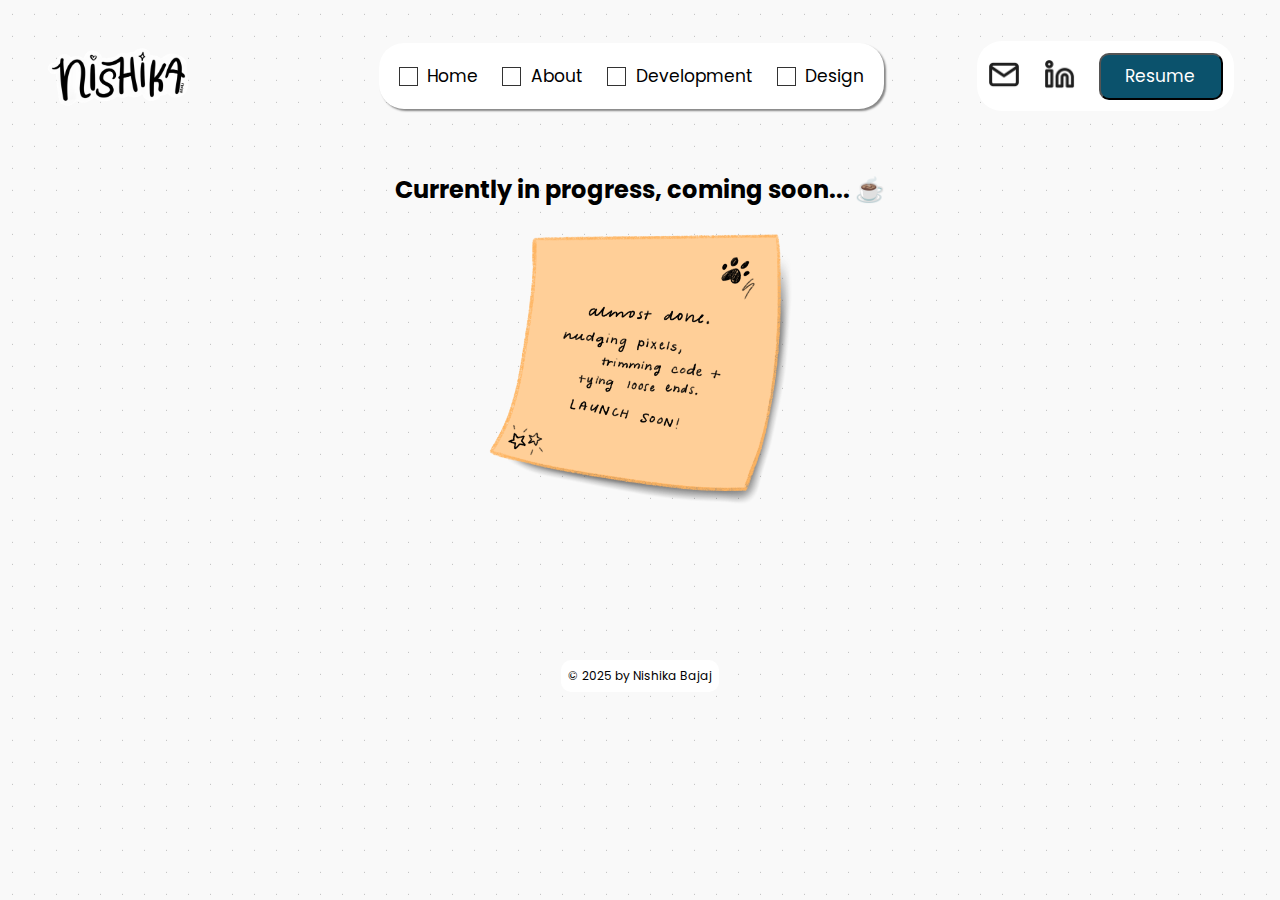
<file: src/wip.html>
<!DOCTYPE html>

<html>

<head>
    <meta charset="utf-8" />
    <meta name="viewport" content="width=device-width, initial-scale=1" />
    
    <link rel="preconnect" href="https://fonts.googleapis.com">
    <link rel="preconnect" href="https://fonts.gstatic.com" crossorigin>
    <link href="https://fonts.googleapis.com/css2?family=Poppins:ital,wght@0,300;0,400;0,500;0,600;0,700;1,300;1,400;1,500;1,600;1,700&display=swap" rel="stylesheet">
    
    <link rel="apple-touch-icon" sizes="180x180" href="/assets/favicon_io/apple-touch-icon.png">
    <link rel="icon" type="image/png" sizes="32x32" href="/assets/favicon_io/favicon-32x32.png">
    <link rel="icon" type="image/png" sizes="16x16" href="/assets/favicon_io/favicon-16x16.png">
    <link rel="manifest" href="/site.webmanifest">
    
    <title>Nishika Bajaj</title>
    <link href="./style.css" rel="stylesheet"></link>
    <script src="/src/script.js" defer></script>
</head>

<body>
    <a id="section2" class="page-section"> </a>
    <header>
        <nav class="page-header"> 
            <div class="hamburger" id="hamburger">
                <span class="bar"></span>
                <span class="bar"></span>
                <span class="bar"></span>
            </div>

            <!-- Mobile Menu Overlay -->
            <div class="mobile-menu" id="mobileMenu">
                <div class="mobile-menu-header">
                    <button class="close-btn" id="closeBtn">&times;</button>
                </div>
                
                <ul class="mobile-nav" id="mobileNavList">
                    <li>
                    <a href="index.html#section1">
                    <span class="checkbox">
                        <svg viewbox="0 0 95 95">
                            <g transform="translate(0,-952.36222)">
                                <path d="m 56,963 c -102,122 6,9 7,9 17,-5 -66,69 -38,52 122,-77 -7,14 18,4 29,-11 45,-43 23,-4" stroke="black" stroke-width="3" fill="none" class="path1" />
                            </g>
                        </svg>
                    </span>
                    <span class="title">Home</span>
                    </a>
                </li>

                <li data-target="section2">
                    <span class="checkbox">
                        <svg viewbox="0 0 95 95">
                            <g transform="translate(0,-952.36222)">
                                <path d="m 56,963 c -102,122 6,9 7,9 17,-5 -66,69 -38,52 122,-77 -7,14 18,4 29,-11 45,-43 23,-4" stroke="black" stroke-width="3" fill="none" class="path1" />
                            </g>
                        </svg>
                    </span>
                    <span class="title">About</span>
                </li>

                <li>
                <a href="index.html#section3">
                    <span class="checkbox">
                        <svg viewbox="0 0 95 95">
                            <g transform="translate(0,-952.36222)">
                                <path d="m 56,963 c -102,122 6,9 7,9 17,-5 -66,69 -38,52 122,-77 -7,14 18,4 29,-11 45,-43 23,-4" stroke="black" stroke-width="3" fill="none" class="path1" />
                            </g>
                        </svg>
                    </span>
                    <span class="title">Development</span>
                </a>
                </li>


                <li>
                    <a href="index.html#section4">
                        <span class="checkbox">
                            <svg viewbox="0 0 95 95">
                                <g transform="translate(0,-952.36222)">
                                    <path d="m 56,963 c -102,122 6,9 7,9 17,-5 -66,69 -38,52 122,-77 -7,14 18,4 29,-11 45,-43 23,-4" stroke="black" stroke-width="3" fill="none" class="path1" />
                                </g>
                            </svg>
                        </span>
                        <span class="title">Design</span>
                    </a>
                </li>
                </ul>

                <div class="mobile-contact-links">
                    <div class="single-contact"> 
                        <a target="_blank" href="mailto:nishikabajaj7@gmail.com"> <img src="../assets/mail.png"> </a>
                    </div>
                    <div class="single-contact"> 
                        <a target="_blank" href="https://www.linkedin.com/in/nishika-bajaj"> <img src="../assets/Linkedin.png"> </a>
                    </div>
                    <div class="single-contact"> 
                        <a target="_blank" href="https://drive.google.com/file/d/1hseQedPBmS8cB_eLyCkjN7u9Yr8HuXJD/view?usp=sharing"> <button> Resume </button> </a>
                    </div>    
                </div>
            </div>

            <div class="personal-logo">
                <a href="index.html#section1"> <img src="../assets/personal-logo.png"> </a> 
            </div>

            <ul class="top-nav" id="navList">
                <li>
                    <a href="index.html#section1">
                    <span class="checkbox">
                        <svg viewbox="0 0 95 95">
                            <g transform="translate(0,-952.36222)">
                                <path d="m 56,963 c -102,122 6,9 7,9 17,-5 -66,69 -38,52 122,-77 -7,14 18,4 29,-11 45,-43 23,-4" stroke="black" stroke-width="3" fill="none" class="path1" />
                            </g>
                        </svg>
                    </span>
                    <span class="title">Home</span>
                    </a>
                </li>

                <li> 
                    <a href="about.html#section2">
                    <span class="checkbox">
                        <svg viewbox="0 0 95 95">
                            <g transform="translate(0,-952.36222)">
                                <path d="m 56,963 c -102,122 6,9 7,9 17,-5 -66,69 -38,52 122,-77 -7,14 18,4 29,-11 45,-43 23,-4" stroke="black" stroke-width="3" fill="none" class="path1" />
                            </g>
                        </svg>
                    </span>
                    <span class="title">About</span> 
                    </a>
                </li>

                <li>
                <a href="index.html#section3">
                    <span class="checkbox">
                        <svg viewbox="0 0 95 95">
                            <g transform="translate(0,-952.36222)">
                                <path d="m 56,963 c -102,122 6,9 7,9 17,-5 -66,69 -38,52 122,-77 -7,14 18,4 29,-11 45,-43 23,-4" stroke="black" stroke-width="3" fill="none" class="path1" />
                            </g>
                        </svg>
                    </span>
                    <span class="title">Development</span>
                </a>
                </li>


                <li>
                    <a href="index.html#section4">
                        <span class="checkbox">
                            <svg viewbox="0 0 95 95">
                                <g transform="translate(0,-952.36222)">
                                    <path d="m 56,963 c -102,122 6,9 7,9 17,-5 -66,69 -38,52 122,-77 -7,14 18,4 29,-11 45,-43 23,-4" stroke="black" stroke-width="3" fill="none" class="path1" />
                                </g>
                            </svg>
                        </span>
                        <span class="title">Design</span>
                    </a>
                </li>

                <!-- <li data-target="section2">
                    <span class="checkbox">
                        <svg viewbox="0 0 95 95">
                            <g transform="translate(0,-952.36222)">
                                <path d="m 56,963 c -102,122 6,9 7,9 17,-5 -66,69 -38,52 122,-77 -7,14 18,4 29,-11 45,-43 23,-4" stroke="black" stroke-width="3" fill="none" class="path1" />
                            </g>
                        </svg>
                    </span>
                    <span class="title">Contact</span>
                </li> -->

            </ul>

            <div class="contact-links">
                <div class="single-contact"> 
                    <a target="_blank" href="mailto:nishikabajaj7@gmail.com"> <img src="../assets/mail.png"> </a>
                </div>
                <div class="single-contact"> 
                    <a target="_blank" href="https://www.linkedin.com/in/nishika-bajaj"> <img src="../assets/Linkedin.png"> </a>
                </div>
                <div class="single-contact"> 
                    <a target="_blank" href="https://drive.google.com/file/d/1hseQedPBmS8cB_eLyCkjN7u9Yr8HuXJD/view?usp=sharing"> <button> Resume </button> </a>
                </div>
            
            </div> 
            
        </nav>
    </header>


    <div class="wip-info">
        <h2>Currently in progress, coming soon... ☕</h2>
        <img src="../assets/post-it.png" width="25%">
    </div>

    <footer>
        <div class="footer"> 
            <p> © 2025 by Nishika Bajaj</p>
        </div>

    </footer>

</body>

</html>
</file>
<file: src/style.css>
* {
    font-family: 'Poppins', Calibri, sans-serif;
    cursor: crosshair;    
}

@font-face {
    font-family: "Nishika";
    src: url('/assets/Nishika-Regular.ttf') format('truetype'),
         url('/assets/Nishika-Regular.otf') format('opentype');
    font-weight: normal;
    font-style: normal;
}

body {
  --dot-bg: rgb(249, 249, 249);
  --dot-color: #bebebe;
  --dot-size: 1.3px;
  --dot-space: 22px;
	background:
		linear-gradient(90deg, var(--dot-bg) calc(var(--dot-space) - var(--dot-size)), transparent 1%) center / var(--dot-space) var(--dot-space),
		linear-gradient(var(--dot-bg) calc(var(--dot-space) - var(--dot-size)), transparent 1%) center / var(--dot-space) var(--dot-space),
		var(--dot-color);
    
}

.linking-div {
    height: 11vh;
}

header {
    margin: 3%;
    position: sticky;
    top: 1.3vh;
    z-index: 1;
}

/* For debugging purposes */
/* div, ul {
    border: 1px solid rgb(243, 176, 176);
} */

ul {
    padding: 0;
}



/* Header styling */
.page-header{
    display: flex;
    flex-wrap: wrap;
    /* background: #fff;
    background-image:
        linear-gradient(
        90deg,
        #fff 12px, 0,
        #878787 15px, 0,
        var(--dot-bg) 20px, 0,
        #fff 100%
        ),
        radial-gradient(
        circle closest-side,
        rgba(255,255,255,0) 88%,
        #fff 100%
        ),
        radial-gradient(
        circle at 22px 8px,
        var(--dot-bg) 40%,
        #878787 40%,
        #878787 100%
        ); */
    /* background-size: 32px 8px, 32px 16px, 32px 16px;
    background-repeat: space no-repeat;
    background-position: center top, center 6px, center 6px; */
    height: fit-content;
    align-items: center;
    width: 100%;
}

.personal-logo {
    margin: 0;
    width: 15rem;
}

.personal-logo img {
    margin: 0;
    width: 60%;
    padding-top: 0.5rem;
    cursor: pointer;
}

.top-nav {
    display: flex;
    flex-direction: row;
    flex-wrap: nowrap;
    margin: 0 auto;
    gap: 1.5rem;
    padding: 1.25rem;
    list-style: none;
    background-color: white;
    box-shadow: 2px 2px 2px #878787;
    border-radius: 25px;
}

#navList li {
    display: flex;
    align-items: center;
    margin: 0;
    font-size: clamp(0.875rem, 1.9vh, 1.125rem);
    height: fit-content;
}

#navList li a {
    display: flex;
    gap: 0.1rem;
    text-decoration: none;
    color: inherit;
    margin: 0;
    padding: 0;
    height: inherit;
    align-items: center;

}

.single-contact button {
    padding: clamp(0.5em, 0.5em, 1em);
    padding-left: 1.5rem;
    padding-right: 1.5em;
    background-color: #0b526c;
    color: white;
    border-radius: 10px;
    font-size: clamp(0.875rem, 1.9vh, 1.125rem);
}

.single-contact  button:hover{
    background-color:#6ea3b7;
    transition: 0.2s;
}

.checkbox {
    width: clamp(0.875rem, 1.9vh, 1.125rem);
    height: clamp(0.875rem, 1.9vh, 1.125rem);
    border: 1px solid #333;
    margin-right: 0.5rem;
    position: relative;
}

.checkbox svg {
    width: 35px;
    height: 35px;
    translate: -10px -10px;
}

.path1 {
    stroke-dasharray: 400;
    stroke-dashoffset: 400;
    transition: .5s stroke-dashoffset;
    opacity: 0;
}

li.active .path1 {
    stroke-dashoffset: 0;
    opacity: 1;
}

/* .title {
    position: relative;
    transition: color 0.3s ease;
    font-size: 14px;
} */

/* .title::after {
    content: '';
    position: absolute;
    height: 2px;
    background: #000;
    width: 0%;
    left: 0;
    top: 50%;
    transform: translateY(-50%);
    transition: width 0.3s ease;
}
 */
/* li:hover .title::after,
li.active .title::after {
    width: 100%;
} */

li:hover {
    text-decoration: underline;
}

.contact-links {
    display: flex;
    flex-direction: row;
    flex-wrap: wrap;
    margin: 0;
    padding: 0.7rem;
    gap: 1.5rem;
    background-color: white;
    border-radius: 25px;
    border-color: #0b526c;

}

.contact-links .single-contact a {
    cursor: pointer;
    padding: 0;
    margin: 0;
    height: fit-content;
}

.contact-links img {
    pointer-events: none;
    margin: 0;
    padding-top: 0.25rem;
    height: clamp(1.5rem, 3.5vh, 2rem);
}


/* Main page + hero section styling */ 
.main-container{
    width: 85%;
    display: flex;
    justify-self: center;
    justify-content: center;
    flex-wrap: wrap;
}

.hero{
    display: flex;
    flex-direction: column;
    justify-content: center;
    justify-self: center;
    padding-top: 2vh;
    width: 60vw;
    height: fit-content;
    text-align: center;
    z-index: 3;
}

.hero h1 {
    font-size: clamp(3rem, 3vw, 6rem);
}

.hero p {
    font-size: clamp(1.125rem, 0.9vw, 3rem);
}

.hero a {
    text-decoration: none;
    font-weight: bold;
    color: #0b526c;
}

.hero a:hover{
    transition: 0.3s;
    color:#6ea3b7
}

/* .plane{
    pointer-events: none;
    width: 100%;
    margin: 0;
    padding: 0;
    height: 6rem;
} */

/* .plane img{
    width: 100%;
    transform: translate(0px, -110px);
    z-index: 0;
} */

/* About Me Page styling */
.about-me{
    display: flex;
    flex-direction: row;
    gap: 5rem;
    flex-wrap: wrap;
    margin-top: 5vh;
    justify-content: center;
}

.headshot {
    width: 40%;
    text-align: right;
}

#headshot {
    margin-top: 3rem;
    width: clamp(18rem, 40vw, 28rem);
}

.about-info {
    width: 50%;
}

.about-info h1 {
    font-size: clamp(2.5rem, 3vh, 6rem)
}

.about-info p {
    width: 80%;
    font-size: clamp(1rem, 0.9vw, 2rem);
}

.single-contact{
    display: flex;
    justify-content: flex-start;
    align-items: center;
    margin: 0px;
    padding: 0px;
}

.single-contact a {
    cursor: pointer;
    padding: 0px;
    margin: 0.5rem;
    font-size: clamp(1.125rem, 0.9vw, 3rem);
    padding-left: 0.375rem;
    color: black;
    text-decoration: none;
}

#email-icon, #linkedin, #resume, #github{
    width: clamp(1.875rem, 2.5vw, 2rem);
}

/* Project Section styling */

.project-section{
    padding-top: 8rem;
    text-align: center;
    justify-content: center;
    width: 100%;
    display: flex;
    flex-direction: column;
    flex-wrap: wrap;
}

.card-section {
    padding-top: 0.5rem;
    display: flex;
    justify-content: center;
    flex-direction: row;
    flex-wrap: wrap;
    gap: 3vw;
}

.project-section-header{
    width: 100%;
}

.project-section-header h1 {
    font-size: clamp(30px, 1.5vw, 40px);
}

.card {
    margin: 5px;
    width: clamp(17rem, 20vw, 22rem);
    height: fit-content;
    background: white;
    border-radius: 30px;
    box-shadow: 0px 10px 20px rgba(0,0,0,0.1);
    transition: 0.2s ease-in-out;
}

.card-img img {
    width: 100%;
    height: 20%;
    border-bottom: 1px solid #cc9a9a;
    border-top-left-radius: 30px;
    border-top-right-radius: 30px;
    display: flex;
    align-items: top;
    justify-content: right;
}

.card-text {
    margin: 20px;
    display: flex;
    flex-direction: column;
    flex-wrap: wrap;
    align-items: center;
    gap: 0.5rem;
}

.card-icon-box {
    border: 1px solid black;
    height: fit-content;
    width: 100%;
    padding: 8px;
    background-color: rgb(236, 219, 150);
    border-radius: 10px;
    display: flex;
    align-items: center;
    justify-content: space-evenly;
    
}

.card-icon-box p {
    pointer-events: none;
    font-size: clamp(13px, 1.3vh, 4rem);
    font-weight: 600;
    margin: 5px;
}


.card-icon-box:hover {
    cursor: pointer;
}

.card__icon {
    pointer-events: none;
    width: 30px;
    height: 30px;
    transform: rotate(-45deg);
    transition: all 0.3s;
}

.card__icon svg {
  width: 100%;
  height: 100%;
}

.card__icon g {
  fill: black;
}

.card__icon circle, polyline, line {
  stroke: black;
}

.card:hover {
    cursor: pointer;
    box-shadow: 0px 10px 20px rgba(0,0,0,0.1);
    box-shadow: 5px 5px 30px #bebebe,
                -5px -5px 30px #ffffff;
}

.card:hover .card__icon {
  transform: rotate(0);
}

.card:hover .card__icon circle, .card:hover .card__icon polyline, .card:hover .card__icon line {
  stroke: #0b526c;
}

.card:hover .card__icon g {
  fill: #ffffff;
}

.card-text .h3 {
    font-size: clamp(22px, 2vh, 40px);
    font-weight: 600;
    margin-top: 5px;
    margin-bottom: 0;
    color: black;
}

.card-text .p {
    color: #585858;
    font-size: clamp(14px, 1.3vh, 18px);
    width: 80%;
    margin-bottom: 20px;
}

.skills-card {
    width: 60vw;
    height: fit-content;
    display: flex;
    flex-direction: column;
    flex-wrap: wrap;
    background: white;
    justify-content: center;
    padding-left: 1rem;
    padding-right: 1rem;
    border-radius: 30px;
    transition: 0.2s ease-in-out;
}

.skills-card-img {
    display: flex;
    justify-content: center;
    flex-direction: row;
    flex-wrap: wrap;
    padding-top: 1.5rem;
    height: fit-content;
    gap: 1.5rem;
}

.skills-card-img img{
    margin: 10px;
    width: fit-content;
    height: clamp(70px, 6.4vh, 120px);
}


/* WIP Styling*/
.wip-info {
    display: flex;
    flex-direction: column;
    flex-grow: 1;
    flex-wrap: wrap;
    text-align: center;
    align-items: center;
}



footer{
    margin: 0;
    padding: 0;
}

.footer {
    display: flex;
    flex-direction: column;
    justify-content: flex-end;
    align-items: center;
    font-size: 12px;
    height: 200px;
    margin: 0;
    padding: 0;
}

.footer p {
    padding: 7px;
    background-color: white;
    width: fit-content;
    border-radius: 10px;
    justify-self: center;
}

/* Hamburger Menu Styles */
.hamburger {
    display: none;
    flex-direction: column;
    cursor: pointer;
    padding: 1rem;
    padding-top: 2rem;
}

.hamburger .bar {
    width: 25px;
    height: 3px;
    background-color: #333;
    margin: 2px 0;
    transition: 0.3s;
}

.hamburger.active .bar:nth-child(1) {
    transform: rotate(-45deg) translate(-5px, 6px);
}

.hamburger.active .bar:nth-child(2) {
    opacity: 0;
}

.hamburger.active .bar:nth-child(3) {
    transform: rotate(45deg) translate(-5px, -6px);
}

/* Mobile Menu Overlay */
.mobile-menu {
    display: flex;
    position: fixed;
    top: 0;
    left: 0;
    width: 95%; 
    height: 100vh;
    background: rgb(255, 255, 255);
    z-index: 1000;
    display: none;
    flex-direction: column;
    padding: 1rem;
    box-sizing: border-box;
}

.mobile-menu.active {
    display: flex;
}

.mobile-menu-header {
    display: flex;
    justify-content: flex-end;
    margin-bottom: 2rem;
}

.close-btn {
    background: none;
    border: none;
    font-size: 2rem;
    cursor: pointer;
    padding: 0;
    color: #333;
}

.close-btn:hover {
    transition: 0.1s;
    color:#6ea3b7;
}

.mobile-nav {
    display: flex;
    flex-direction: column;
    width: fit-content;
    gap: 2rem;
    margin-bottom: 3rem;
    list-style: none;
    padding: 0;
}

#mobileNavList li {
    display: flex;
    width: fit-content;
    align-items: center;
    margin: 0;
    font-size: clamp(14px, 14px, 18px);
}

#mobileNavList li a {
    display: flex;
    align-items: center;
    gap: 0.1rem;
    text-decoration: none;
    color: inherit;
    width: fit-content;
    margin: 0;
    padding: 0;
}

.mobile-contact-links {
    display: flex;
    flex-direction: row;
    gap: 1rem;
    justify-content: center;
    flex-wrap: wrap;
}

.mobile-contact-links img{
    width: clamp(1.875rem, 2.5vw, 2rem);
}


/* Media Query for Mobile and Tablet*/
@media (max-width: 1095px) {
    * {
        text-align: center;
    }
    .hamburger {
        display: flex;
    }
    
    .top-nav,
    .contact-links {
        display: none;
    }
    
    .hero {
        width: 85%;
    }

    .page-header {
        justify-content: flex-start;
    }

    .headshot, .about-info{
        width: 80%;
    }
    #headshot {
        padding: 0;
    }
}
</file>
<file: style.css>
* {
    font-family: 'Poppins', Calibri, sans-serif;
    cursor: crosshair;    
}

@font-face {
    font-family: "Nishika";
    src: url('/assets/Nishika-Regular.ttf') format('truetype'),
         url('/assets/Nishika-Regular.otf') format('opentype');
    font-weight: normal;
    font-style: normal;
}

body {
  --dot-bg: rgb(249, 249, 249);
  --dot-color: #bebebe;
  --dot-size: 1.3px;
  --dot-space: 22px;
	background:
		linear-gradient(90deg, var(--dot-bg) calc(var(--dot-space) - var(--dot-size)), transparent 1%) center / var(--dot-space) var(--dot-space),
		linear-gradient(var(--dot-bg) calc(var(--dot-space) - var(--dot-size)), transparent 1%) center / var(--dot-space) var(--dot-space),
		var(--dot-color);
    
}

.linking-div {
    height: 11vh;
}

header {
    margin: 3%;
    position: sticky;
    top: 1.3vh;
    z-index: 1;
}

/* For debugging purposes */
/* div, ul {
    border: 1px solid rgb(243, 176, 176);
} */

ul {
    padding: 0;
}



/* Header styling */
.page-header{
    display: flex;
    flex-wrap: wrap;
    /* background: #fff;
    background-image:
        linear-gradient(
        90deg,
        #fff 12px, 0,
        #878787 15px, 0,
        var(--dot-bg) 20px, 0,
        #fff 100%
        ),
        radial-gradient(
        circle closest-side,
        rgba(255,255,255,0) 88%,
        #fff 100%
        ),
        radial-gradient(
        circle at 22px 8px,
        var(--dot-bg) 40%,
        #878787 40%,
        #878787 100%
        ); */
    /* background-size: 32px 8px, 32px 16px, 32px 16px;
    background-repeat: space no-repeat;
    background-position: center top, center 6px, center 6px; */
    height: fit-content;
    align-items: center;
    width: 100%;
}

.personal-logo {
    margin: 0;
    width: 15rem;
}

.personal-logo img {
    margin: 0;
    width: 60%;
    padding-top: 0.5rem;
    cursor: pointer;
}

.top-nav {
    display: flex;
    flex-direction: row;
    flex-wrap: nowrap;
    margin: 0 auto;
    gap: 1.5rem;
    padding: 1.25rem;
    list-style: none;
    background-color: white;
    box-shadow: 2px 2px 2px #878787;
    border-radius: 25px;
}

#navList li {
    display: flex;
    align-items: center;
    margin: 0;
    font-size: clamp(0.875rem, 1.9vh, 1.125rem);
    height: fit-content;
}

#navList li a {
    display: flex;
    gap: 0.1rem;
    text-decoration: none;
    color: inherit;
    margin: 0;
    padding: 0;
    height: inherit;
    align-items: center;

}

.single-contact button {
    padding: clamp(0.5em, 0.5em, 1em);
    padding-left: 1.5rem;
    padding-right: 1.5em;
    background-color: #0b526c;
    color: white;
    border-radius: 10px;
    font-size: clamp(0.875rem, 1.9vh, 1.125rem);
}

.single-contact  button:hover{
    background-color:#6ea3b7;
    transition: 0.2s;
}

.checkbox {
    width: clamp(0.875rem, 1.9vh, 1.125rem);
    height: clamp(0.875rem, 1.9vh, 1.125rem);
    border: 1px solid #333;
    margin-right: 0.5rem;
    position: relative;
}

.checkbox svg {
    width: 35px;
    height: 35px;
    translate: -10px -10px;
}

.path1 {
    stroke-dasharray: 400;
    stroke-dashoffset: 400;
    transition: .5s stroke-dashoffset;
    opacity: 0;
}

li.active .path1 {
    stroke-dashoffset: 0;
    opacity: 1;
}

/* .title {
    position: relative;
    transition: color 0.3s ease;
    font-size: 14px;
} */

/* .title::after {
    content: '';
    position: absolute;
    height: 2px;
    background: #000;
    width: 0%;
    left: 0;
    top: 50%;
    transform: translateY(-50%);
    transition: width 0.3s ease;
}
 */
/* li:hover .title::after,
li.active .title::after {
    width: 100%;
} */

li:hover {
    text-decoration: underline;
}

.contact-links {
    display: flex;
    flex-direction: row;
    flex-wrap: wrap;
    margin: 0;
    padding: 0.7rem;
    gap: 1.5rem;
    background-color: white;
    border-radius: 25px;
    border-color: #0b526c;

}

.contact-links .single-contact a {
    cursor: pointer;
    padding: 0;
    margin: 0;
    height: fit-content;
}

.contact-links img {
    pointer-events: none;
    margin: 0;
    padding-top: 0.25rem;
    height: clamp(1.5rem, 3.5vh, 2rem);
}


/* Main page + hero section styling */ 
.main-container{
    width: 85%;
    display: flex;
    justify-self: center;
    justify-content: center;
    flex-wrap: wrap;
}

.hero{
    display: flex;
    flex-direction: column;
    justify-content: center;
    justify-self: center;
    padding-top: 2vh;
    width: 60vw;
    height: fit-content;
    text-align: center;
    z-index: 3;
}

.hero h1 {
    font-size: clamp(3rem, 3vw, 6rem);
}

.hero p {
    font-size: clamp(1.125rem, 0.9vw, 3rem);
}

.hero a {
    text-decoration: none;
    font-weight: bold;
    color: #0b526c;
}

.hero a:hover{
    transition: 0.3s;
    color:#6ea3b7
}

/* .plane{
    pointer-events: none;
    width: 100%;
    margin: 0;
    padding: 0;
    height: 6rem;
} */

/* .plane img{
    width: 100%;
    transform: translate(0px, -110px);
    z-index: 0;
} */

/* About Me Page styling */
.about-me{
    display: flex;
    flex-direction: row;
    gap: 5rem;
    flex-wrap: wrap;
    margin-top: 5vh;
    justify-content: center;
}

.headshot {
    width: 40%;
    text-align: right;
}

#headshot {
    margin-top: 3rem;
    width: clamp(18rem, 40vw, 28rem);
}

.about-info {
    width: 50%;
}

.about-info h1 {
    font-size: clamp(2.5rem, 3vh, 6rem)
}

.about-info p {
    width: 80%;
    font-size: clamp(1rem, 0.9vw, 2rem);
}

.single-contact{
    display: flex;
    justify-content: flex-start;
    align-items: center;
    margin: 0px;
    padding: 0px;
}

.single-contact a {
    cursor: pointer;
    padding: 0px;
    margin: 0.5rem;
    font-size: clamp(1.125rem, 0.9vw, 3rem);
    padding-left: 0.375rem;
    color: black;
    text-decoration: none;
}

#email-icon, #linkedin, #resume, #github{
    width: clamp(1.875rem, 2.5vw, 2rem);
}

/* Project Section styling */

.project-section{
    padding-top: 8rem;
    text-align: center;
    justify-content: center;
    width: 100%;
    display: flex;
    flex-direction: column;
    flex-wrap: wrap;
}

.card-section {
    padding-top: 0.5rem;
    display: flex;
    justify-content: center;
    flex-direction: row;
    flex-wrap: wrap;
    gap: 3vw;
}

.project-section-header{
    width: 100%;
}

.project-section-header h1 {
    font-size: clamp(30px, 1.5vw, 40px);
}

.card {
    margin: 5px;
    width: clamp(17rem, 20vw, 22rem);
    height: fit-content;
    background: white;
    border-radius: 30px;
    box-shadow: 0px 10px 20px rgba(0,0,0,0.1);
    transition: 0.2s ease-in-out;
}

.card-img img {
    width: 100%;
    height: 20%;
    border-bottom: 1px solid #cc9a9a;
    border-top-left-radius: 30px;
    border-top-right-radius: 30px;
    display: flex;
    align-items: top;
    justify-content: right;
}

.card-text {
    margin: 20px;
    display: flex;
    flex-direction: column;
    flex-wrap: wrap;
    align-items: center;
    gap: 0.5rem;
}

.card-icon-box {
    border: 1px solid black;
    height: fit-content;
    width: 100%;
    padding: 8px;
    background-color: rgb(236, 219, 150);
    border-radius: 10px;
    display: flex;
    align-items: center;
    justify-content: space-evenly;
    
}

.card-icon-box p {
    pointer-events: none;
    font-size: clamp(13px, 1.3vh, 4rem);
    font-weight: 600;
    margin: 5px;
}


.card-icon-box:hover {
    cursor: pointer;
}

.card__icon {
    pointer-events: none;
    width: 30px;
    height: 30px;
    transform: rotate(-45deg);
    transition: all 0.3s;
}

.card__icon svg {
  width: 100%;
  height: 100%;
}

.card__icon g {
  fill: black;
}

.card__icon circle, polyline, line {
  stroke: black;
}

.card:hover {
    cursor: pointer;
    box-shadow: 0px 10px 20px rgba(0,0,0,0.1);
    box-shadow: 5px 5px 30px #bebebe,
                -5px -5px 30px #ffffff;
}

.card:hover .card__icon {
  transform: rotate(0);
}

.card:hover .card__icon circle, .card:hover .card__icon polyline, .card:hover .card__icon line {
  stroke: #0b526c;
}

.card:hover .card__icon g {
  fill: #ffffff;
}

.card-text .h3 {
    font-size: clamp(22px, 2vh, 40px);
    font-weight: 600;
    margin-top: 5px;
    margin-bottom: 0;
    color: black;
}

.card-text .p {
    color: #585858;
    font-size: clamp(14px, 1.3vh, 18px);
    width: 80%;
    margin-bottom: 20px;
}

.skills-card {
    width: 60vw;
    height: fit-content;
    display: flex;
    flex-direction: column;
    flex-wrap: wrap;
    background: white;
    justify-content: center;
    padding-left: 1rem;
    padding-right: 1rem;
    border-radius: 30px;
    transition: 0.2s ease-in-out;
}

.skills-card-img {
    display: flex;
    justify-content: center;
    flex-direction: row;
    flex-wrap: wrap;
    padding-top: 1.5rem;
    height: fit-content;
    gap: 1.5rem;
}

.skills-card-img img{
    margin: 10px;
    width: fit-content;
    height: clamp(70px, 6.4vh, 120px);
}


/* WIP Styling*/
.wip-info {
    display: flex;
    flex-direction: column;
    flex-grow: 1;
    flex-wrap: wrap;
    text-align: center;
    align-items: center;
}



footer{
    margin: 0;
    padding: 0;
}

.footer {
    display: flex;
    flex-direction: column;
    justify-content: flex-end;
    align-items: center;
    font-size: 12px;
    height: 200px;
    margin: 0;
    padding: 0;
}

.footer p {
    padding: 7px;
    background-color: white;
    width: fit-content;
    border-radius: 10px;
    justify-self: center;
}

/* Hamburger Menu Styles */
.hamburger {
    display: none;
    flex-direction: column;
    cursor: pointer;
    padding: 1rem;
    padding-top: 2rem;
}

.hamburger .bar {
    width: 25px;
    height: 3px;
    background-color: #333;
    margin: 2px 0;
    transition: 0.3s;
}

.hamburger.active .bar:nth-child(1) {
    transform: rotate(-45deg) translate(-5px, 6px);
}

.hamburger.active .bar:nth-child(2) {
    opacity: 0;
}

.hamburger.active .bar:nth-child(3) {
    transform: rotate(45deg) translate(-5px, -6px);
}

/* Mobile Menu Overlay */
.mobile-menu {
    display: flex;
    position: fixed;
    top: 0;
    left: 0;
    width: 95%; 
    height: 100vh;
    background: rgb(255, 255, 255);
    z-index: 1000;
    display: none;
    flex-direction: column;
    padding: 1rem;
    box-sizing: border-box;
}

.mobile-menu.active {
    display: flex;
}

.mobile-menu-header {
    display: flex;
    justify-content: flex-end;
    margin-bottom: 2rem;
}

.close-btn {
    background: none;
    border: none;
    font-size: 2rem;
    cursor: pointer;
    padding: 0;
    color: #333;
}

.close-btn:hover {
    transition: 0.1s;
    color:#6ea3b7;
}

.mobile-nav {
    display: flex;
    flex-direction: column;
    width: fit-content;
    gap: 2rem;
    margin-bottom: 3rem;
    list-style: none;
    padding: 0;
}

#mobileNavList li {
    display: flex;
    width: fit-content;
    align-items: center;
    margin: 0;
    font-size: clamp(14px, 14px, 18px);
}

#mobileNavList li a {
    display: flex;
    align-items: center;
    gap: 0.1rem;
    text-decoration: none;
    color: inherit;
    width: fit-content;
    margin: 0;
    padding: 0;
}

.mobile-contact-links {
    display: flex;
    flex-direction: row;
    gap: 1rem;
    justify-content: center;
    flex-wrap: wrap;
}

.mobile-contact-links img{
    width: clamp(1.875rem, 2.5vw, 2rem);
}


/* Media Query for Mobile and Tablet*/
@media (max-width: 1095px) {
    * {
        text-align: center;
    }
    .hamburger {
        display: flex;
    }
    
    .top-nav,
    .contact-links {
        display: none;
    }
    
    .hero {
        width: 85%;
    }

    .page-header {
        justify-content: flex-start;
    }

    .headshot, .about-info{
        width: 80%;
    }
    #headshot {
        padding: 0;
    }
}
</file>
